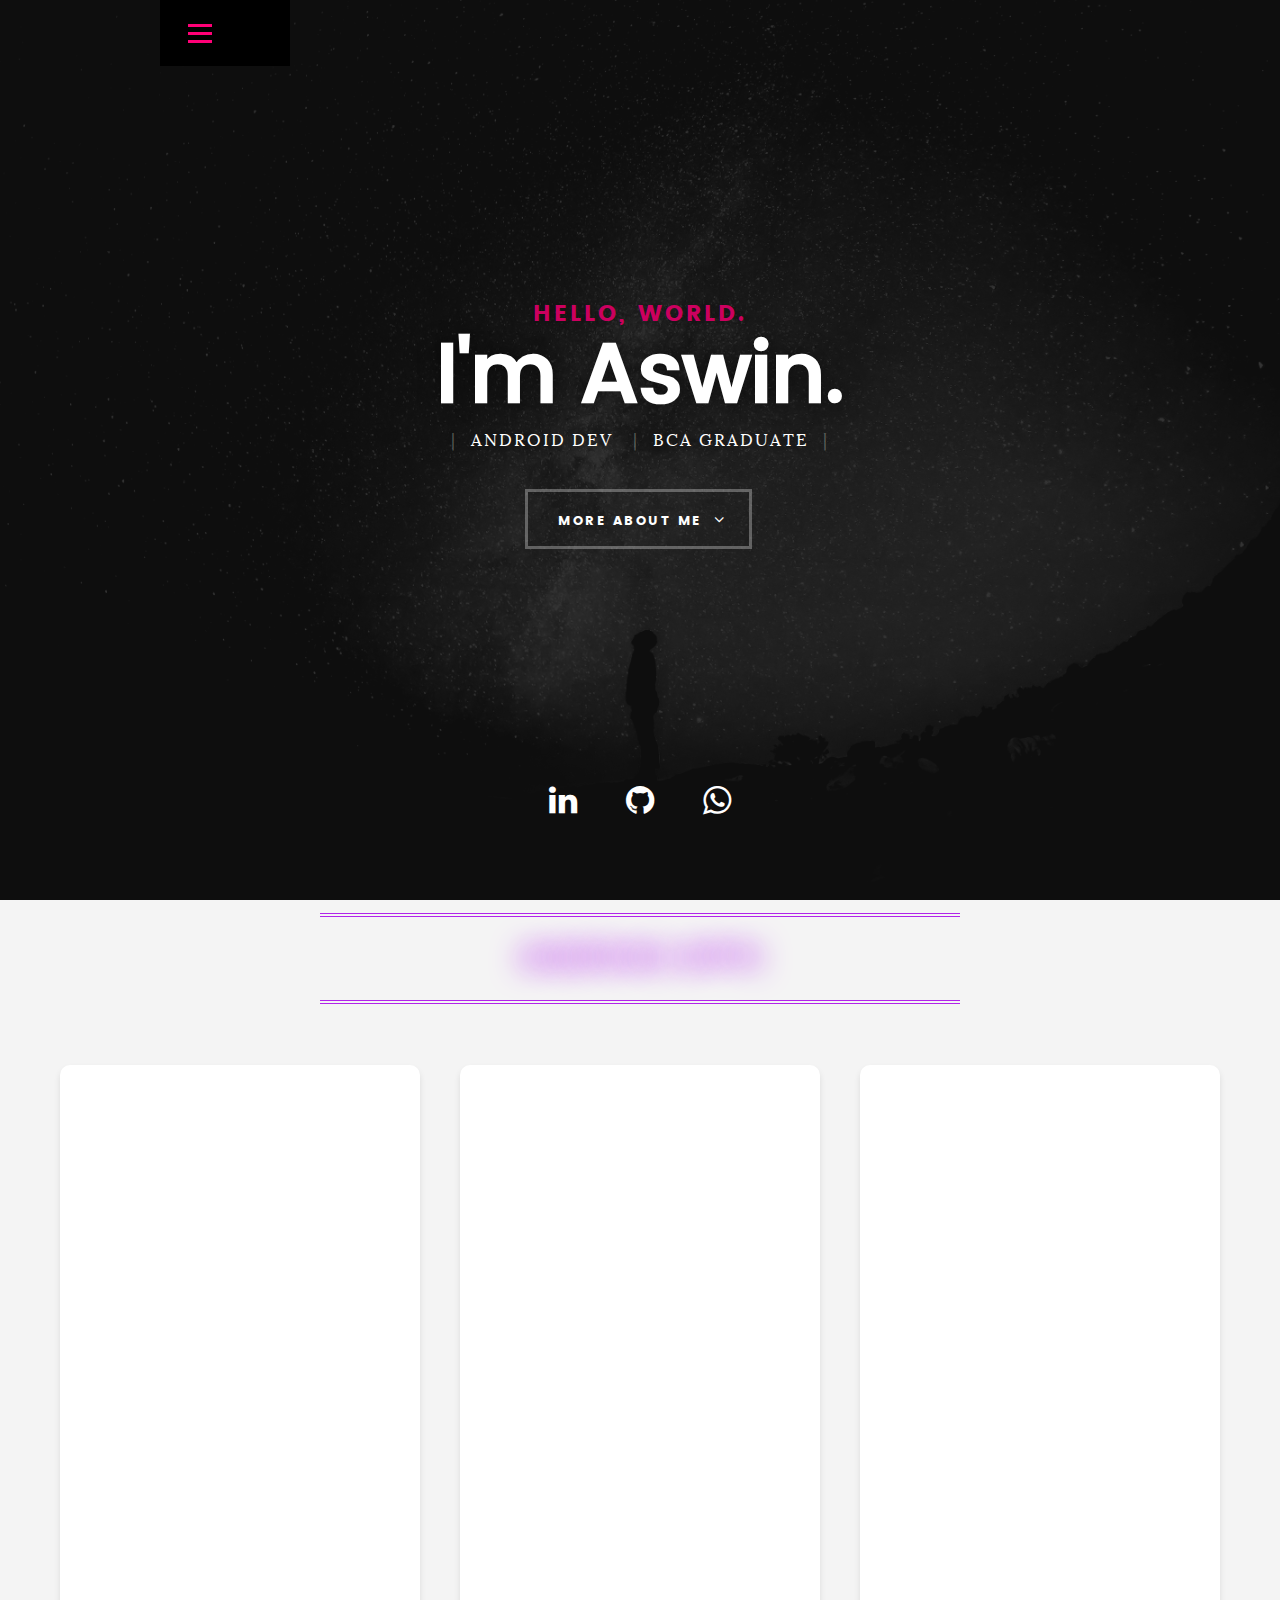
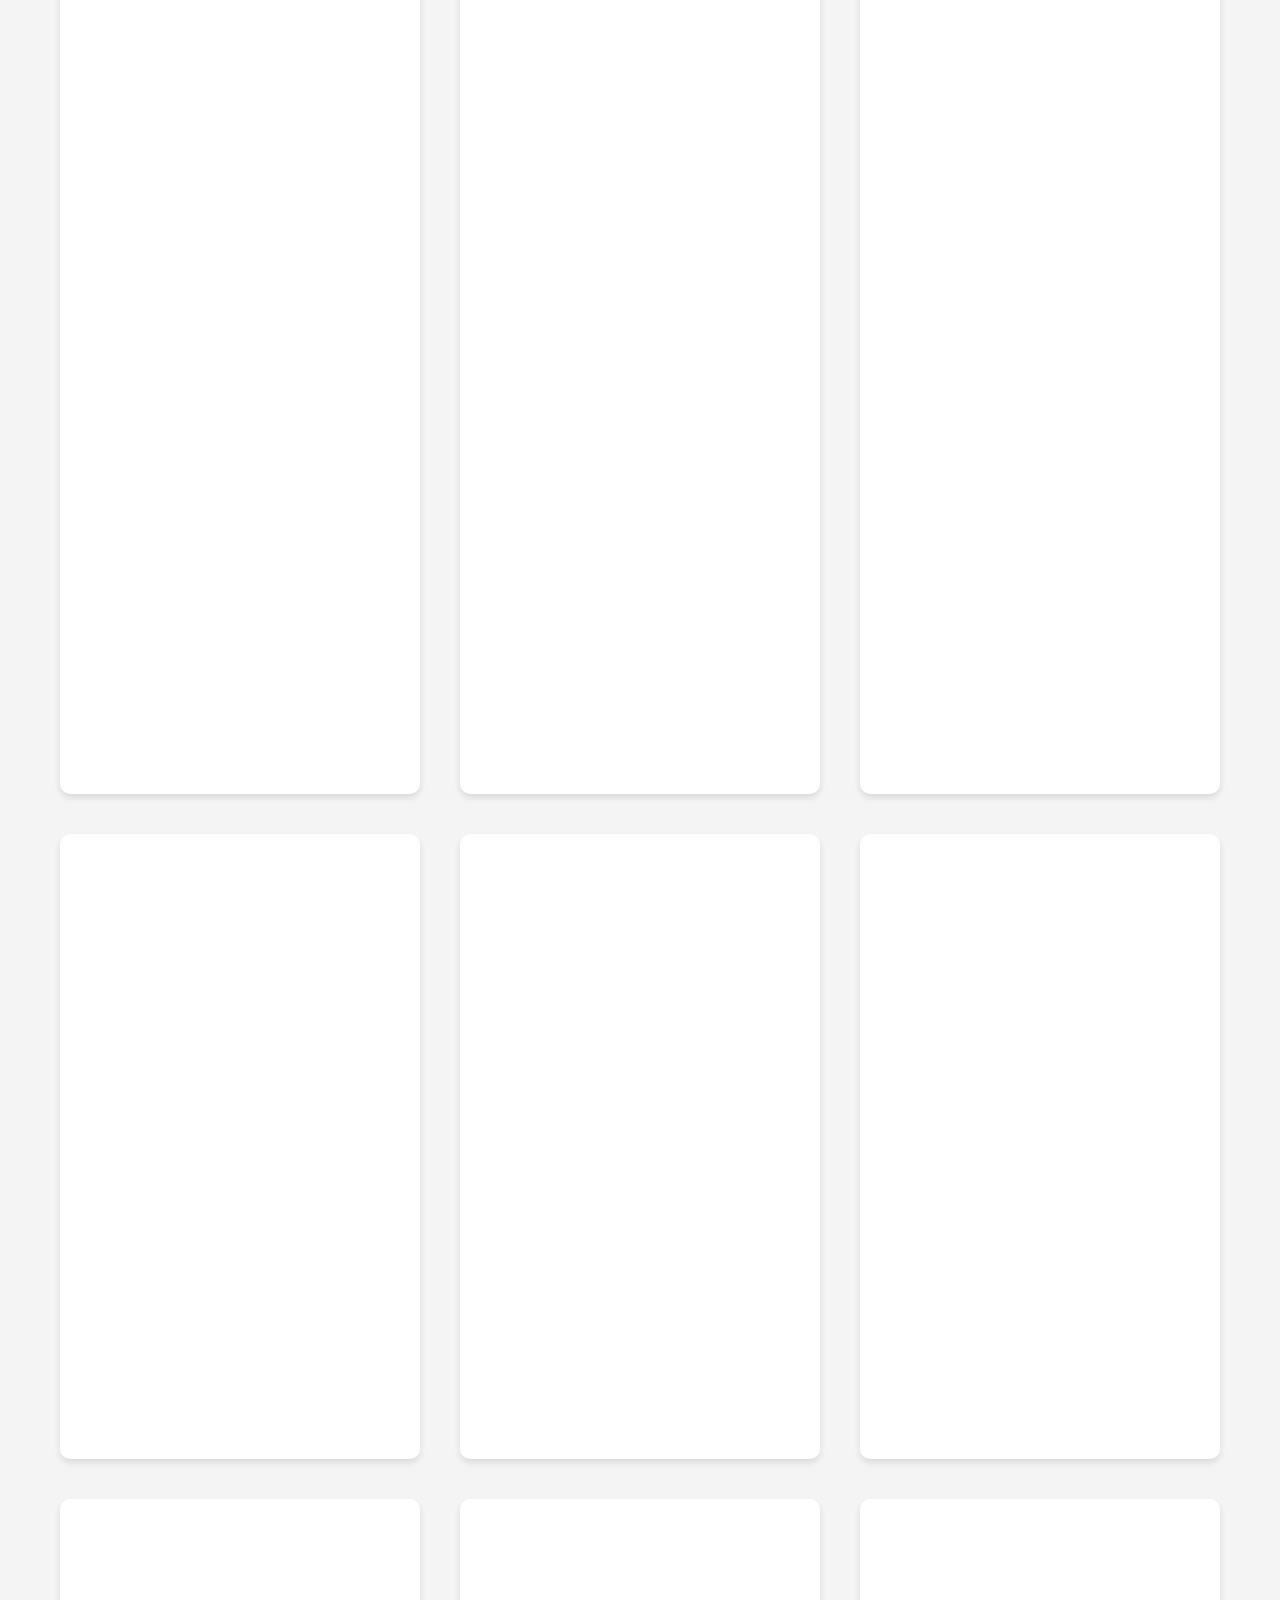
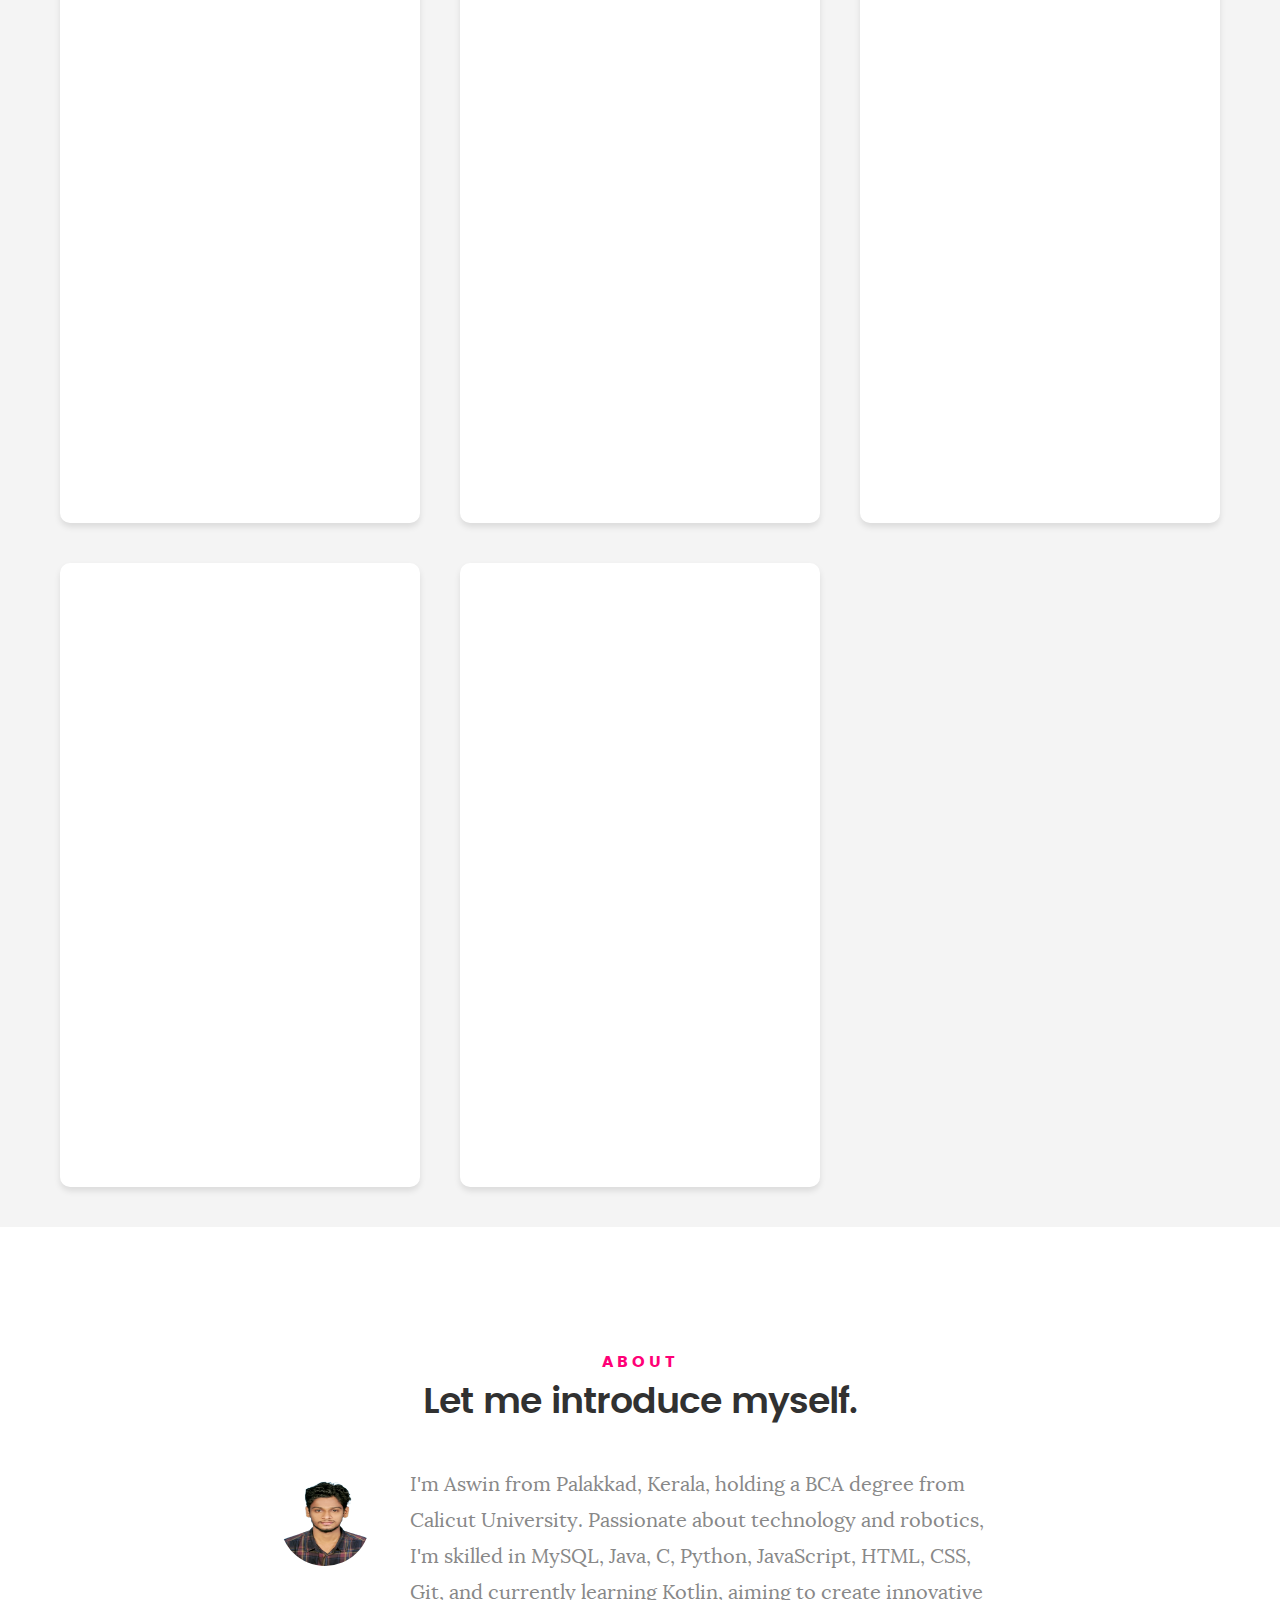
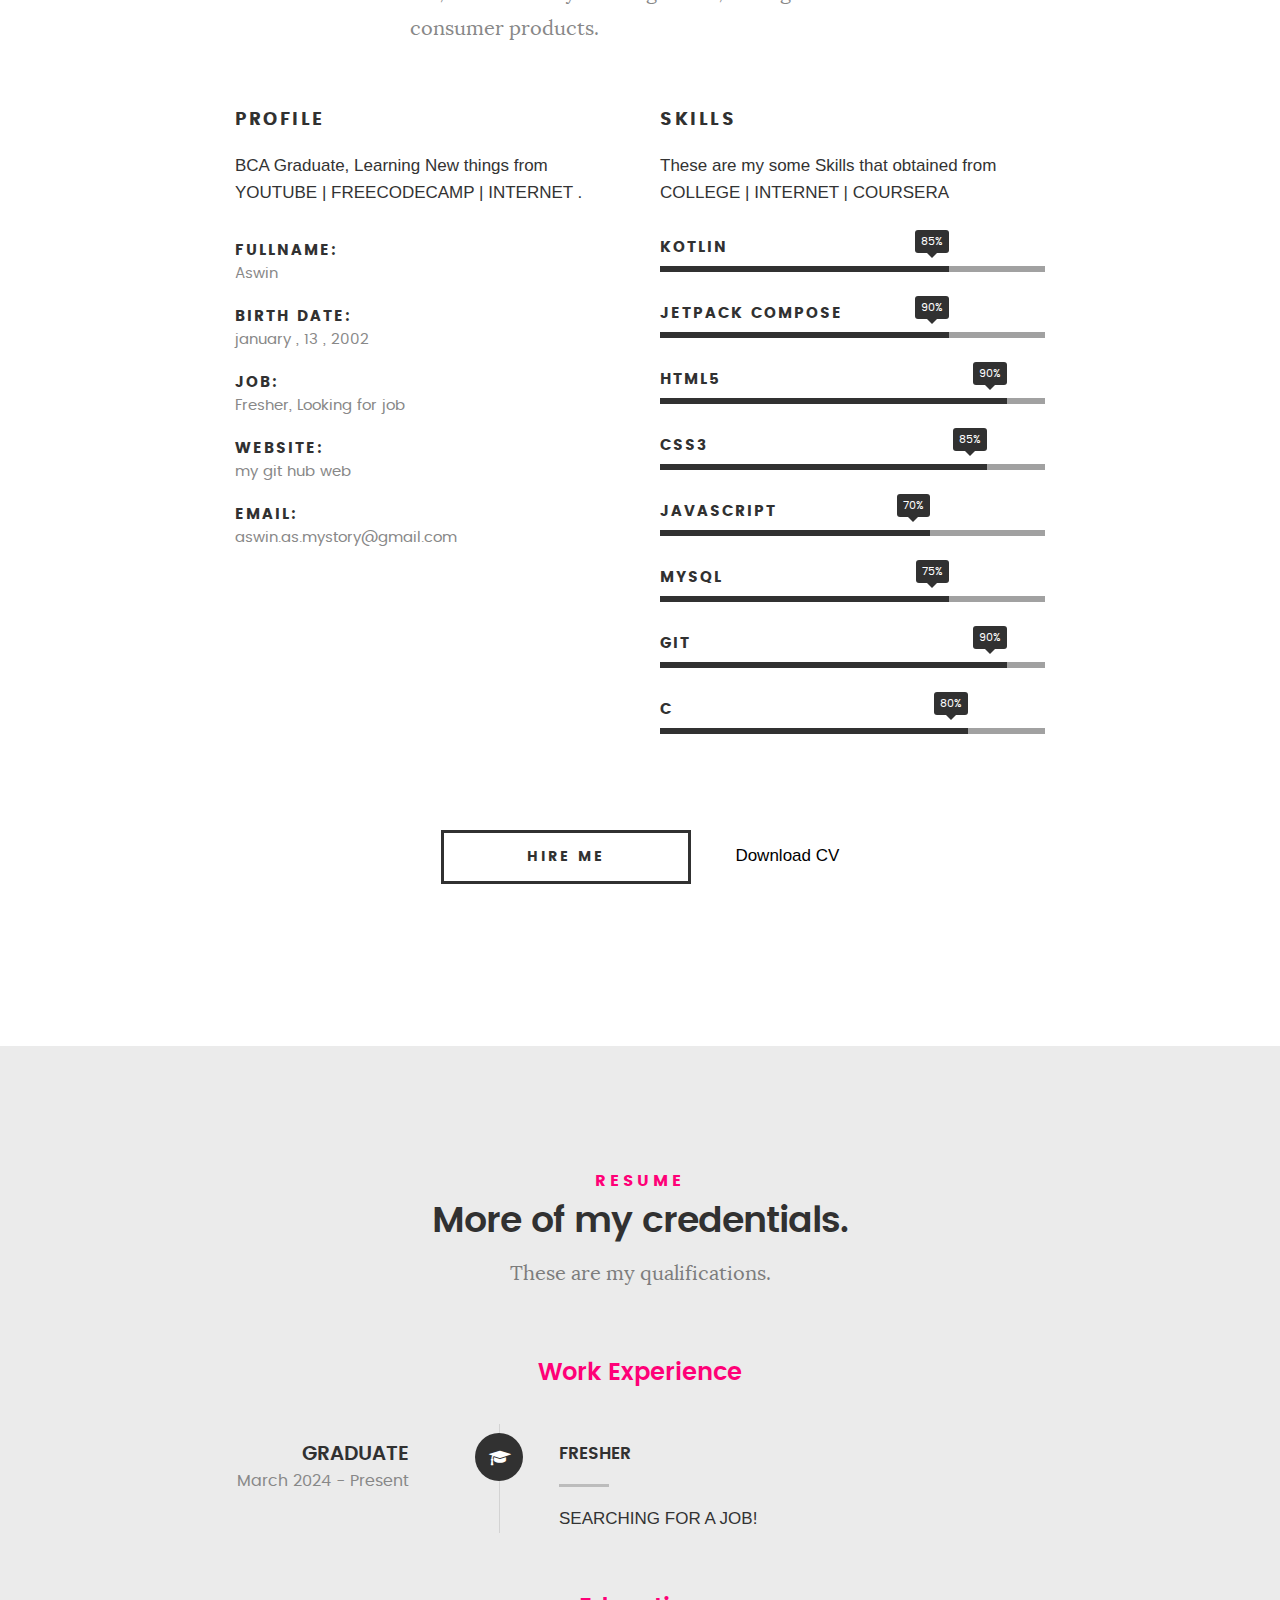
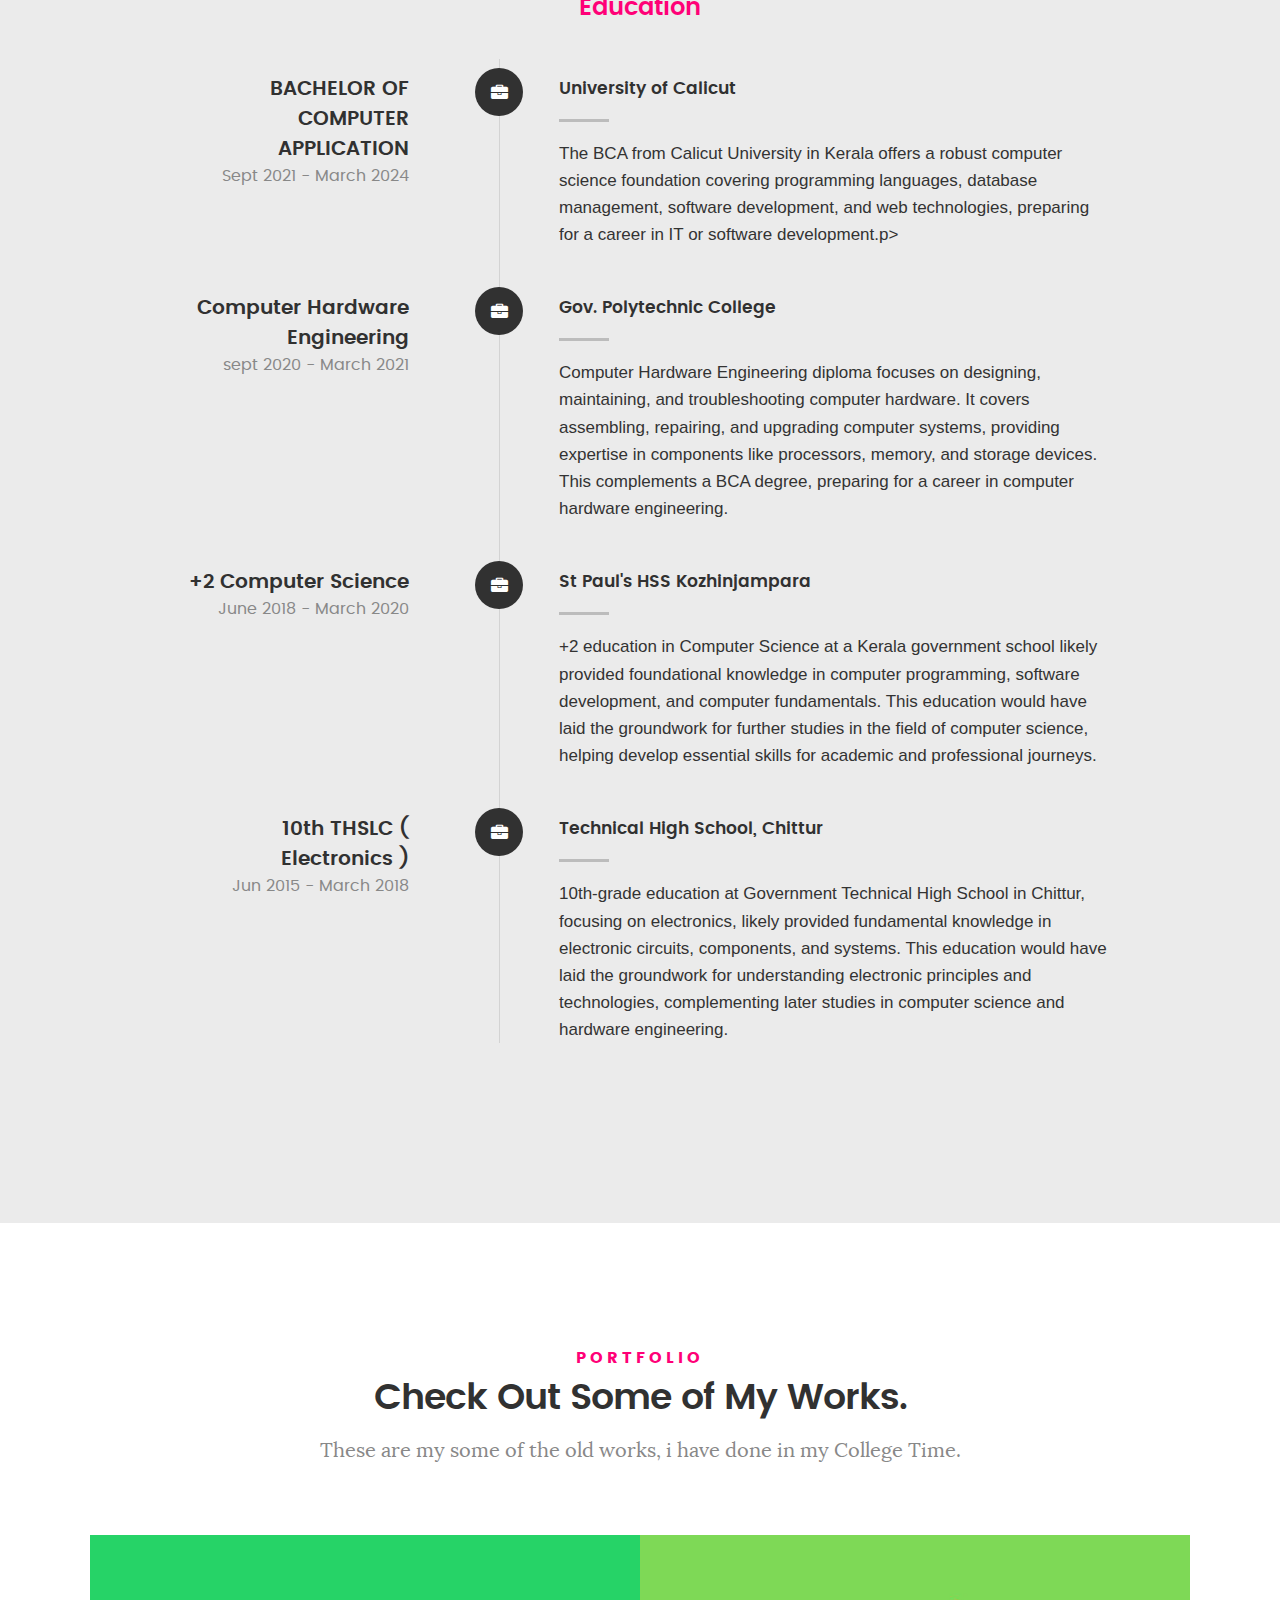
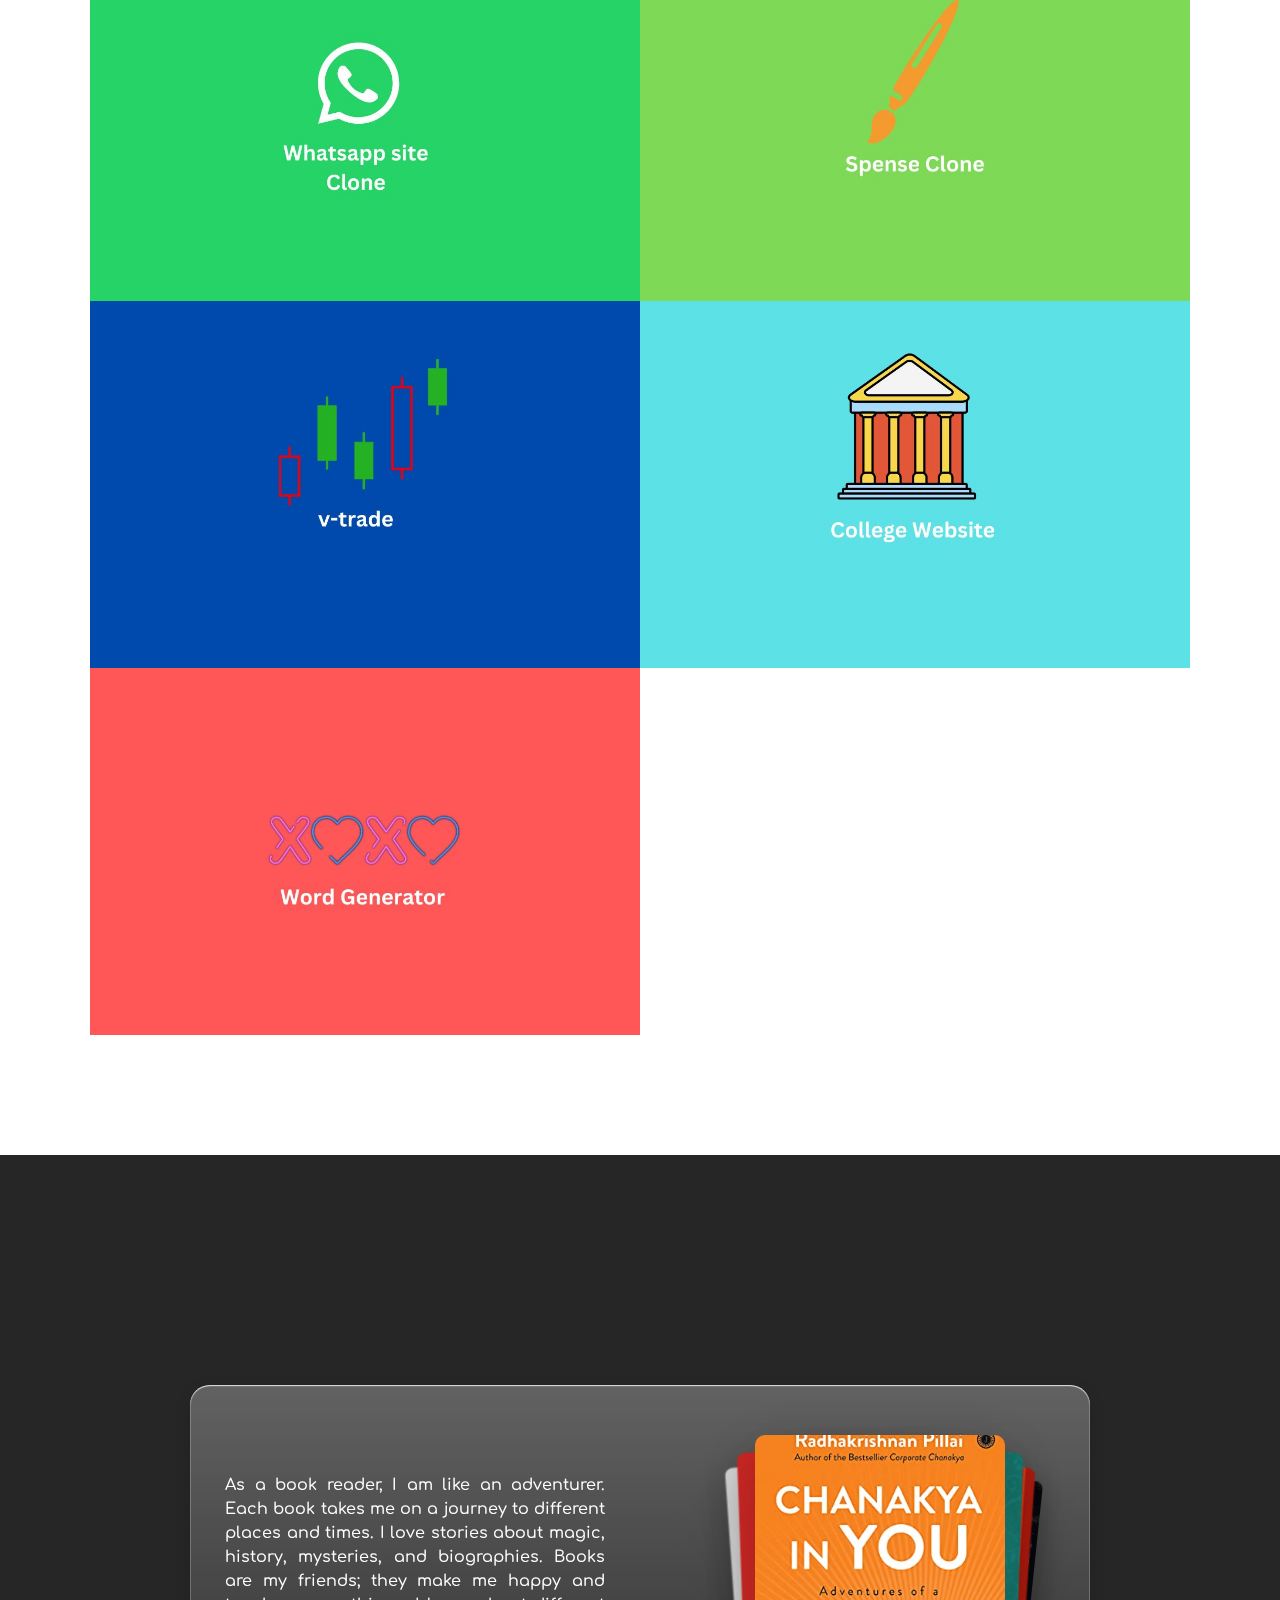
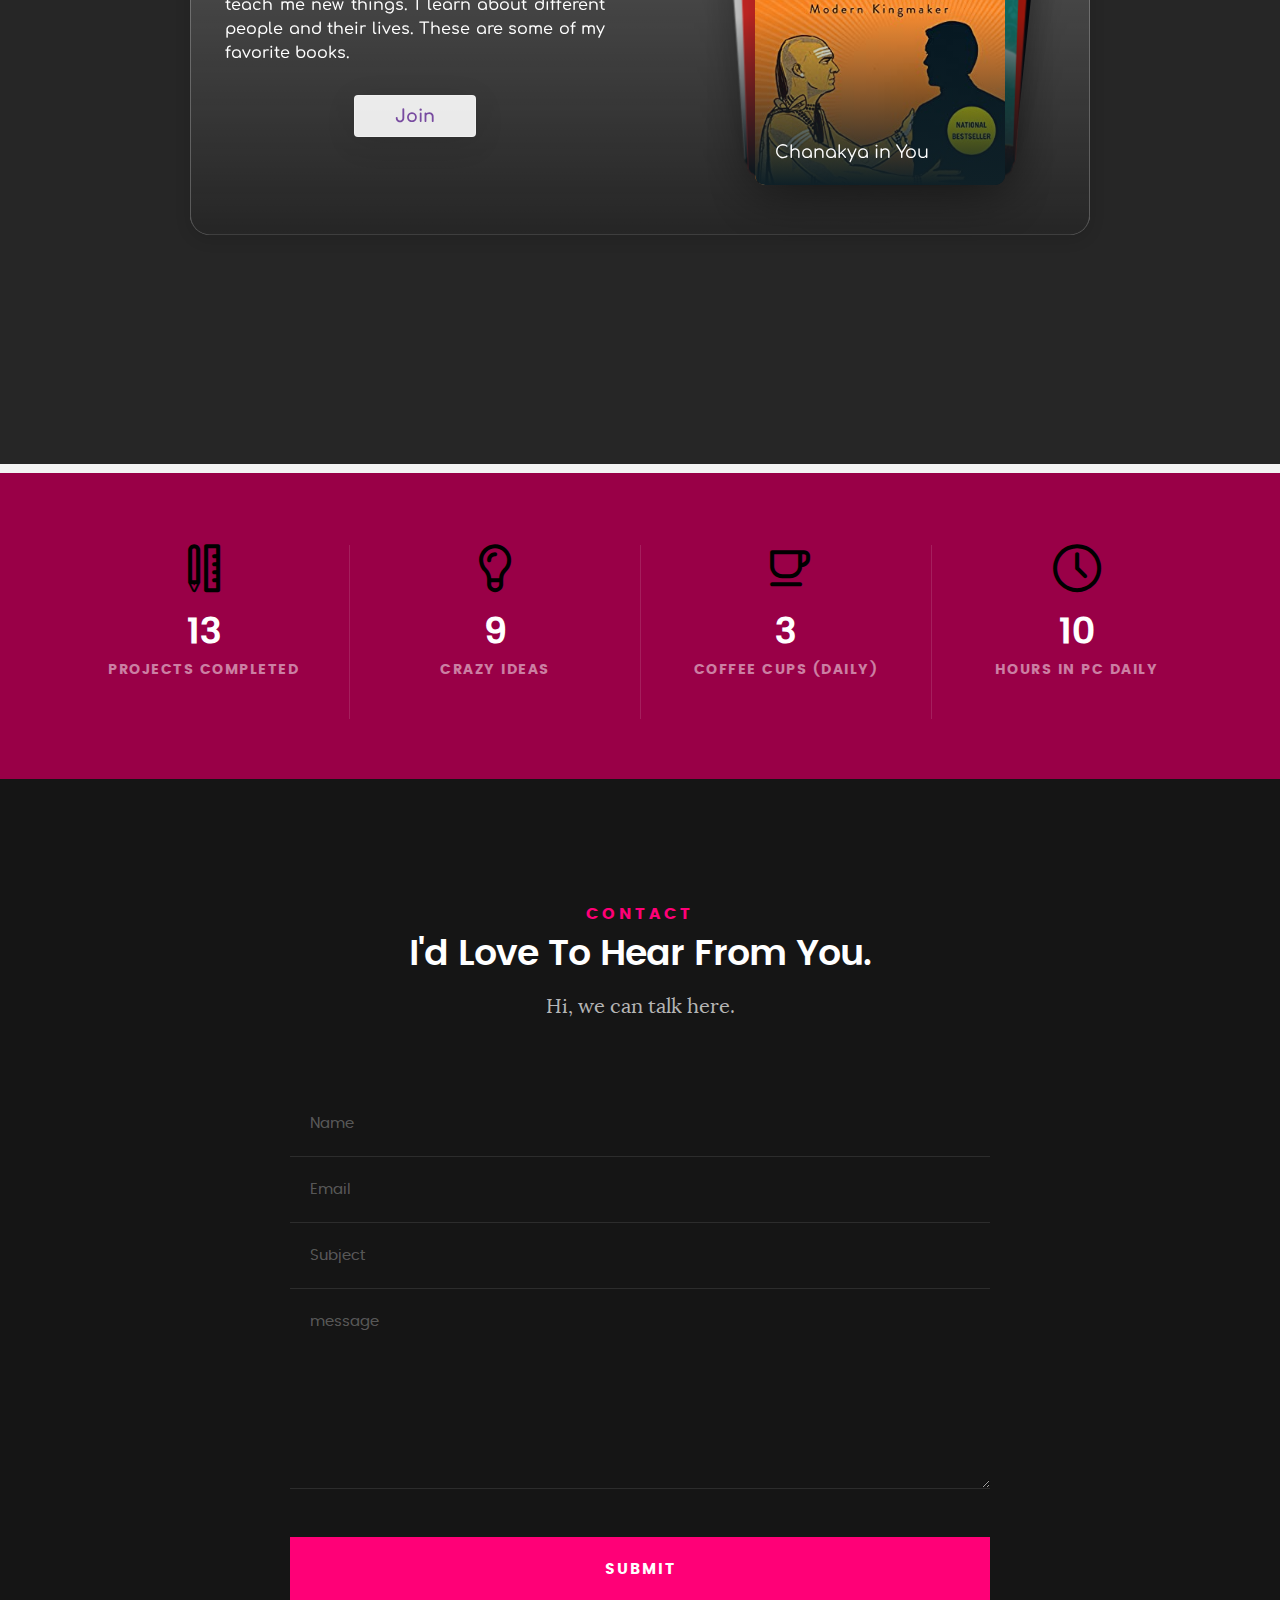
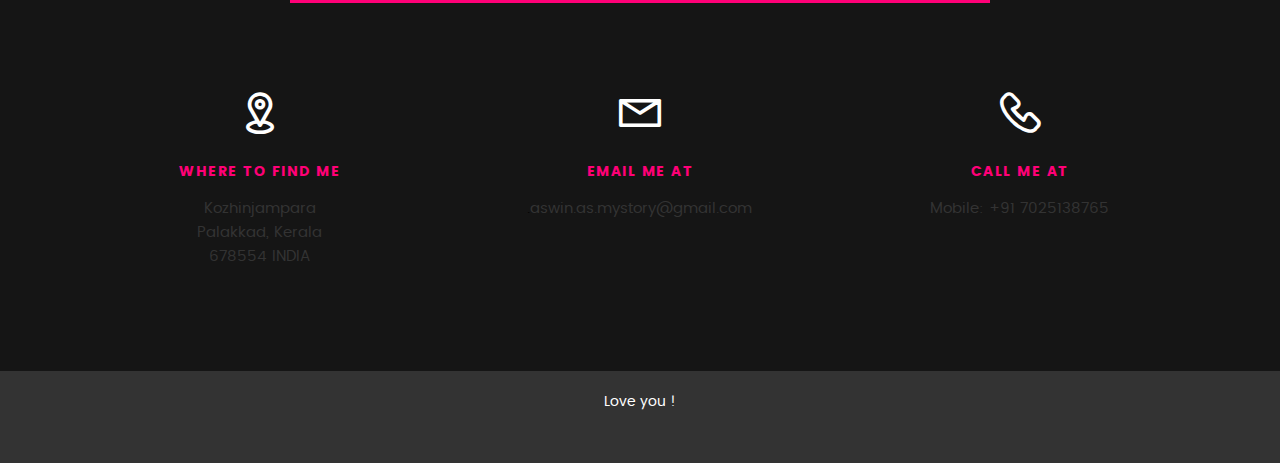
<file: index.html>
<!DOCTYPE html>
<html class="no-js" lang="en"> 
<head>

   <!--- basic page needs
   ================================================== -->
   <meta charset="utf-8">
	<title>It's Me Aswin</title>
	<style>
		iframe{
			border: 0;
		}
	</style>
	<meta name="description" content="">  
	<meta name="author" content="">

   <!-- mobile specific metas
   ================================================== -->
	<meta name="viewport" content="width=device-width, initial-scale=1, maximum-scale=1">

 	<!-- CSS
   ================================================== -->
   <link rel="stylesheet" href="css/base.css">  
   <link rel="stylesheet" href="css/main.css">
   <link rel="stylesheet" href="css/vendor.css">     
   <!-- <link rel="stylesheet" href="https://cdnjs.cloudflare.com/ajax/libs/font-awesome/5.15.4/css/all.min.css"> -->


   <!-- script
   ================================================== -->   
	<script src="js/modernizr.js"></script>
	<script src="js/pace.min.js"></script>

   <!-- favicons
	================================================== -->
	<!-- <link rel="icon" type="image/png" href="favicon.png"> -->


	<link rel="stylesheet" href="https://cdnjs.cloudflare.com/ajax/libs/font-awesome/4.7.0/css/font-awesome.min.css">
	<link rel="icon" type="image/png" href="images/app-design.png">
	<!-- app css -->
	<style>
        /* Reset some default browser styles */
        * {
            margin: 0;
            padding: 0;
            box-sizing: border-box;
        }

        /* Set a comfortable font */
        body {
            font-family: 'Roboto', sans-serif;
            background-color: #f4f4f4;
            color: #333;
            line-height: 1.6;
        }

        /* Header Styling */
        .app_header {
            background-color: #6200ea;
            color: #fff;
            padding: 60px 20px;
            text-align: center;
        }

        .app_header h1 {
            font-size: 3em;
            margin-bottom: 10px;
        }

        .app_header p {
            font-size: 1.2em;
            max-width: 600px;
            margin: 0 auto;
        }

        /* Projects Section */
        .app_projects {
            display: grid;
            grid-template-columns: repeat(auto-fit, minmax(300px, 1fr));
            gap: 40px;
            padding: 40px 20px;
            max-width: 1200px;
            margin: 0 auto;
        }

        /* Project Card */
        .app_project-card {
            padding: 8px;
            background-color: #fff;
            border-radius: 10px;
            overflow: hidden;
            box-shadow: 0 4px 6px rgba(0, 0, 0, 0.1);
            transition: transform 0.3s, box-shadow 0.3s;
        }

        .app_project-card:hover {
            transform: translateY(-10px);
            box-shadow: 0 12px 20px rgba(0, 0, 0, 0.2);
        }

        .app_project-image {
            width: 100%;
            height: auto;
            display: block;
            transition: transform 0.3s;
        }

        .app_project-card:hover .app_project-image {
            transform: scale(1.05);
        }

        .app_project-info {
            padding: 20px;
        }

        .app_project-info h2 {
            margin-bottom: 10px;
            color: #6200ea;
        }

        .app_project-info p {
            margin-bottom: 20px;
            font-size: 0.95em;
        }

        /* Links Styling */
        .app_project-links a {
            display: inline-block;
            margin-right: 10px;
            margin-bottom: 10px;
            padding: 10px 15px;
            background-color: #6200ea;
            color: #fff;
            border-radius: 5px;
            text-decoration: none;
            transition: background-color 0.3s;
        }

        .app_project-links a:hover {
            background-color: #3700b3;
        }

        /* Footer Styling */
        footer {
            background-color: #333;
            color: #fff;
            text-align: center;
            padding: 20px;
        }

        /* Responsive Adjustments */
        @media (max-width: 768px) {
            .app_header h1 {
                font-size: 2.5em;
            }

            .app_header p {
                font-size: 1em;
            }
        }

        @media (max-width: 480px) {
            .app_project-links a {
                display: block;
                margin-right: 0;
            }
        }
    </style>

	<!-- app css finished -->

</head>

<body id="top">

	<!-- header 
   ================================================== -->
   <header id="topbar">   	
   	<div class="row">

   		<div class="top-bar">
   			<a class="menu-toggle" href="#"><span>Menu</span></a>

	   			<div class="logo">
		         <!-- <a href="index.html">KARDS</a> -->
		      </div>		      

		   	<nav id="main-nav-wrap">
					<ul class="main-navigation">
						<li class="current"><a class="smoothscroll"  href="#intro" title="">Home</a></li>
						<li><a class="smoothscroll"  href="#about" title="">About</a></li>
						<li><a class="smoothscroll"  href="#resume" title="">Resume</a></li>
						<li><a class="smoothscroll"  href="#portfolio" title="">Portfolio</a></li>
											
						<li><a class="smoothscroll"  href="#contact" title="">Contact</a></li>	
										
					</ul>
				</nav>    		
   		</div> <!-- /top-bar --> 
   		
   	</div> <!-- /row --> 		
   </header> <!-- /header -->




	<!-- intro section
   ================================================== -->
   <section id="intro">   

   	<div class="intro-overlay"></div>	

   	<div class="intro-content">
   		<div class="row">

   			<div class="col-twelve">

	   			<h5>Hello, World.</h5>
	   			<h1>I'm Aswin.</h1>

	   			<p class="intro-position">
					<span>Android Dev </span> 
	   				<span>BCA GRADUATE</span>
	   				
	   			</p>

	   			<a class="button stroke smoothscroll" href="#about" title="">More About Me</a>

	   		</div>  
   			
   		</div>   		 		
   	</div> <!-- /intro-content --> 

   	<ul class="intro-social">        
         <li><a href="www.linkedin.com/in/aswinandroiddeveloper" target="_blank"><i class="fa fa-linkedin"></i></a></li>
         <!-- <li><a href="#"><i class="fa fa-behance"></i></a></li> -->
         <li><a href="https://github.com/aswin-as" target="_blank"><i class="fa fa-github" target="_blank"></i></a></li>
         <!-- <li><a href="#"><i class="fa fa-dribbble"></i></a></li> -->
		 <li><a href="https://wa.me/7025138765" target="_blank"><i class="fa fa-whatsapp"></i></a></li>
		</ul> <!-- /intro-social -->      	

   </section> <!-- /intro -->
   <iframe src="kotlin.html" scrolling="no" width="100%" height="13%" border="0"></iframe>

   <!-- kotlin projects -->
   <!-- <header class="app_header">
	<h1>My Android App Projects</h1>
	<p>Explore the collection of my Android applications developed using Kotlin and Jetpack Compose.</p>
</header> -->

<main>
	<section class="app_projects">

		<!-- Project 9 -->
<div class="app_project-card">
    <!-- <h2>Another New Project Title</h2> -->
    <!-- <p>Description of your new project.</p> -->
    <iframe src="https://www.linkedin.com/embed/feed/update/urn:li:share:7252586722968907777" 
            height="593" 
            width="100%" 
            frameborder="0" 
            allowfullscreen 
            title="Embedded LinkedIn Post">
    </iframe>
</div>


		<!-- Project 8 -->
<div class="app_project-card">
    <!-- <h2>New Project Title</h2> -->
    <!-- <p>Description of your new project.</p> -->
    <iframe src="https://www.linkedin.com/embed/feed/update/urn:li:ugcPost:7252248868791164928" 
            height="1305" 
            width="100%" 
            frameborder="0" 
            allowfullscreen 
            title="Embedded LinkedIn Post">
    </iframe>
</div>


		<div class="app_project-card">
			<!-- <h2>Kotlin and Jetpack Compose Project</h2> -->
			<!-- <p>This project showcases Kotlin and Jetpack Compose in action. Check out the embedded post below for more details:</p> -->
			<iframe src="https://www.linkedin.com/embed/feed/update/urn:li:activity:7244548845844496384" 
					height="600" 
					width="100%" 
					frameborder="0" 
					allowfullscreen 
					title="Embedded LinkedIn Post">
			</iframe>
		</div>

		<!-- Project 1.1 -->
		<div class="app_project-card">
			<!-- <h2>Kotlin & Jetpack Compose App Development</h2> -->
			<!-- <p>Shared my experience in developing a Kotlin & Jetpack Compose app.</p> -->
			<iframe src="https://www.linkedin.com/embed/feed/update/urn:li:activity:7242797440288878593" 
					height="600" 
					width="100%" 
					frameborder="0" 
					allowfullscreen 
					title="Embedded LinkedIn Post">
			</iframe>
		</div>

		<!-- Project 1 -->
		<div class="app_project-card">
			<!-- <h2>Kotlin & Jetpack Compose App Development</h2> -->
			<!-- <p>Shared my experience in developing a Kotlin & Jetpack Compose app.</p> -->
			<iframe src="https://www.linkedin.com/embed/feed/update/urn:li:activity:7242088084526227457" 
					height="600" 
					width="100%" 
					frameborder="0" 
					allowfullscreen 
					title="Embedded LinkedIn Post">
			</iframe>
		</div>

		<!-- Project 2 -->
		<div class="app_project-card">
			<!-- <h2>Jetpack Compose with Kotlin</h2> -->
			<!-- <p>Explored the use of Jetpack Compose in my latest Android app.</p> -->
			<iframe src="https://www.linkedin.com/embed/feed/update/urn:li:activity:7240000304002330627" 
					height="600" 
					width="100%" 
					frameborder="0" 
					allowfullscreen 
					title="Embedded LinkedIn Post">
			</iframe>
		</div>

		<!-- Project 3 -->
		<div class="app_project-card">
			<!-- <h2>Build an App UI</h2> -->
			<!-- <p>Created a user interface with a TextField and a Button using Jetpack Compose.</p> -->
			<iframe src="https://www.linkedin.com/embed/feed/update/urn:li:activity:7236555657838010368" 
					height="600" 
					width="100%" 
					frameborder="0" 
					allowfullscreen 
					title="Embedded LinkedIn Post">
			</iframe>
		</div>

		<!-- Project 4 -->
		<div class="app_project-card">
			<!-- <h2>Android Basics with Kotlin</h2> -->
			<!-- <p>Learned the fundamentals of Android development using Kotlin.</p> -->
			<iframe src="https://www.linkedin.com/embed/feed/update/urn:li:activity:7230500602110259200" 
					height="600" 
					width="100%" 
					frameborder="0" 
					allowfullscreen 
					title="Embedded LinkedIn Post">
			</iframe>
		</div>

		<!-- Project 5 -->
		<div class="app_project-card">
			<!-- <h2>Android Basics with Jetpack Compose</h2> -->
			<!-- <p>Continued exploring Android basics, focusing on Jetpack Compose.</p> -->
			<iframe src="https://www.linkedin.com/embed/feed/update/urn:li:activity:7227942961609646080" 
					height="600" 
					width="100%" 
					frameborder="0" 
					allowfullscreen 
					title="Embedded LinkedIn Post">
			</iframe>
		</div>

		<!-- Project 6 -->
		<div class="app_project-card">
			<!-- <h2>Kotlin & Jetpack Compose Android App</h2> -->
			<!-- <p>Developed an Android app using Kotlin and Jetpack Compose.</p> -->
			<iframe src="https://www.linkedin.com/embed/feed/update/urn:li:activity:7222497899174146049" 
					height="600" 
					width="100%" 
					frameborder="0" 
					allowfullscreen 
					title="Embedded LinkedIn Post">
			</iframe>
		</div>

		<!-- Project 7 -->
		<div class="app_project-card">
			<!-- <h2>Android Development with Kotlin</h2> -->
			<!-- <p>Shared insights on Android development with Kotlin and Jetpack Compose.</p> -->
			<iframe src="https://www.linkedin.com/embed/feed/update/urn:li:activity:7221812336892813312" 
					height="600" 
					width="100%" 
					frameborder="0" 
					allowfullscreen 
					title="Embedded LinkedIn Post">
			</iframe>
		</div>
	</section>
</main>
   <!-- kotlin projects finised -->

   <!-- about section
   ================================================== -->
   <section id="about">  

   	<div class="row section-intro">
   		<div class="col-twelve">

   			<h5>About</h5>
   			<h1>Let me introduce myself.</h1>

   			<div class="intro-info">

   				<img src="images/profile-pic.png" alt="Profile Picture">

   				<p class="lead">I'm Aswin from Palakkad, Kerala, holding a BCA degree from Calicut University. Passionate about technology and robotics, I'm skilled in MySQL, Java, C, Python, JavaScript, HTML, CSS, Git, and currently learning Kotlin, aiming to create innovative consumer products.</p>
   			</div>   			

   		</div>   		
   	</div> <!-- /section-intro -->

   	<div class="row about-content">

   		<div class="col-six tab-full">

   			<h3>Profile</h3>
   			<p>BCA Graduate, Learning New things from YOUTUBE | FREECODECAMP | INTERNET .</p>

   			<ul class="info-list">
   				<li>
   					<strong>Fullname:</strong>
   					<span>Aswin</span>
   				</li>
   				<li>
   					<strong>Birth Date:</strong>
   					<span>january , 13 , 2002</span>
   				</li>
   				<li>
   					<strong>Job:</strong>
   					<span>Fresher, Looking for job</span>
   				</li>
   				<li>
   					<strong>Website:</strong>
   					<span>my git hub web</span>
   				</li>
   				<li>
   					<strong>Email:</strong>
   					<span>aswin.as.mystory@gmail.com</span>
   				</li>

   			</ul> <!-- /info-list -->

   		</div>

   		<div class="col-six tab-full">

   			<h3>Skills</h3>
   			<p>These are my some Skills that obtained from COLLEGE | INTERNET | COURSERA</p>

				<ul class="skill-bars">
					<li>
						<div class="progress percent75"><span>85%</span></div>
						<strong>Kotlin</strong>
					</li>
					<li>
						<div class="progress percent75"><span>90%</span></div>
						<strong>JetPack Compose</strong>
					</li>
				   <li>
				   	<div class="progress percent90"><span>90%</span></div>
				   	<strong>HTML5</strong>
				   </li>
				   <li>
				   	<div class="progress percent85"><span>85%</span></div>
				   	<strong>CSS3</strong>
				   </li>
				   <li>
				   	<div class="progress percent70"><span>70%</span></div>
				   	<strong>JavaScript</strong>
				   </li>
				   
				   <li>

				   	<div class="progress percent75"><span>75%</span></div>
				   	<strong>MySQL</strong>
				   </li>

				   <li>
					<div class="progress percent90"><span>90%</span></div>
					<strong>git</strong>
				</li>
      
				<li>
					<div class="progress percent80"><span>80%</span></div>
					<strong>C</strong>
				</li>
				</ul> <!-- /skill-bars -->		

   		</div>

   	</div>

   	<div class="row button-section">
   		<div class="col-twelve">
   			<a href="#contact" title="Hire Me" class="button stroke smoothscroll">Hire Me</a>
   			<a href="https://drive.google.com/uc?export=download&id=1syr6NsIjQT_CBJ1W4r3O-wFfvT0sbQ7T" download>Download CV</a>
   		</div>   		
   	</div>

   </section> <!-- /process-->    


   <!-- resume Section
   ================================================== -->
	<section id="resume" class="grey-section">

		<div class="row section-intro">
   		<div class="col-twelve">

   			<h5>Resume</h5>
   			<h1>More of my credentials.</h1>

   			<p class="lead">These are my qualifications.</p>

   		</div>   		
   	</div> <!-- /section-intro--> 

   	<div class="row resume-timeline">

   		<div class="col-twelve resume-header">

   			<h2>Work Experience</h2>

   		</div> <!-- /resume-header -->

   		<div class="col-twelve">

   			<div class="timeline-wrap">

   				<div class="timeline-block">

	   				<div class="timeline-ico">
	   					<i class="fa fa-graduation-cap"></i>
	   				</div>

	   				<div class="timeline-header">
	   					<h3>GRADUATE</h3>
	   					<p>March 2024 - Present</p>
	   				</div>

	   				<div class="timeline-content">
	   					<h4>FRESHER</h4>
	   					<p>SEARCHING FOR A JOB!</p>
	   				</div>

	   			</div> <!-- /timeline-block -->

	   			

   			</div> <!-- /timeline-wrap -->   			

   		</div> <!-- /col-twelve -->
   		
   	</div> <!-- /resume-timeline -->
   	
   	<div class="row resume-timeline">

   		<div class="col-twelve resume-header">

   			<h2>Education</h2>

   		</div> <!-- /resume-header -->

   		<div class="col-twelve">

   			<div class="timeline-wrap">

   				

	   			<div class="timeline-block">

	   				<div class="timeline-ico">
	   					<i class="fa fa-briefcase"></i>
	   				</div>

	   				<div class="timeline-header">
	   					<h3>BACHELOR OF COMPUTER APPLICATION
						</h3>
	   					<p>Sept 2021 - March 2024</p>
	   				</div>

	   				<div class="timeline-content">
	   					<h4>University of Calicut</h4>
	   					<p>The BCA from Calicut University in Kerala offers a robust computer science foundation covering programming languages, database management, software development, and web technologies, preparing for a career in IT or software development.p>
	   				</div>

	   			</div> <!-- /timeline-block -->

	   			<div class="timeline-block">

	   				<div class="timeline-ico">
	   					<i class="fa fa-briefcase"></i>
	   				</div>

	   				<div class="timeline-header">
	   					<h3>Computer Hardware Engineering
						</h3>
	   					<p>sept 2020 - March 2021</p>
	   				</div>

	   				<div class="timeline-content">
	   					<h4>Gov. Polytechnic College</h4>
	   					<p>Computer Hardware Engineering diploma focuses on designing, maintaining, and troubleshooting computer hardware. It covers assembling, repairing, and upgrading computer systems, providing expertise in components like processors, memory, and storage devices. This complements a BCA degree, preparing for a career in computer hardware engineering.</p>
	   				</div>

	   			</div> <!-- /timeline-block -->

				   <div class="timeline-block">

					<div class="timeline-ico">
						<i class="fa fa-briefcase"></i>
					</div>

					<div class="timeline-header">
						<h3>+2 Computer Science
					 </h3>
						<p>June 2018 - March 2020</p>
					</div>

					<div class="timeline-content">
						<h4>St Paul's HSS Kozhinjampara</h4>
						<p>+2 education in Computer Science at a Kerala government school likely provided foundational knowledge in computer programming, software development, and computer fundamentals. This education would have laid the groundwork for further studies in the field of computer science, helping develop essential skills for academic and professional journeys.</p>
					</div>

				</div> <!-- /timeline-block -->

				<div class="timeline-block">

					<div class="timeline-ico">
						<i class="fa fa-briefcase"></i>
					</div>

					<div class="timeline-header">
						<h3>10th THSLC ( Electronics )

					 </h3>
						<p>Jun 2015 - March 2018</p>
					</div>

					<div class="timeline-content">
						<h4>Technical High School, Chittur
</h4>
						<p>10th-grade education at Government Technical High School in Chittur, focusing on electronics, likely provided fundamental knowledge in electronic circuits, components, and systems. This education would have laid the groundwork for understanding electronic principles and technologies, complementing later studies in computer science and hardware engineering.<p>
					</div>

				</div> <!-- /timeline-block -->

				

   			</div> <!-- /timeline-wrap -->   			

   		</div> <!-- /col-twelve -->
   		
   	</div> <!-- /resume-timeline -->
		
	</section> <!-- /features -->


	<!-- Portfolio Section
   ================================================== -->
	<section id="portfolio">

		<div class="row section-intro">
   		<div class="col-twelve">

   			<h5>Portfolio</h5>
   			<h1>Check Out Some of My Works.</h1>

   			<p class="lead">These are my some of the old works, i have done in my College Time.</p>

   		</div>   		
   	</div> <!-- /section-intro--> 

   	<div class="row portfolio-content">

   		<div class="col-twelve">

   			<!-- portfolio-wrapper -->
	         <div id="folio-wrapper" class="block-1-2 block-mob-full stack">

	         	<div class="bgrid folio-item">
	               <div class="item-wrap">
	               	<img src="images/portfolio/1.jpg" alt="Liberty">
	                  <a href="#modal-01" class="overlay">	                  	           
	                     <div class="folio-item-table">
	                     	<div class="folio-item-cell">
		     					       <h3 class="folio-title">Whatsapp</h3>	     					    
		     					    	 <span class="folio-types">
		     					       	  Website Clone
		     					       </span>
		     					   </div>	                      	
	                     </div>                    
	                  </a>
	               </div>	               
	        		</div> <!-- /folio-item -->
					<div class="bgrid folio-item">
						<div class="item-wrap">
							<img src="images/portfolio/2.jpg" alt="Liberty">
						   <a href="#modal-01" class="overlay">	                  	           
							  <div class="folio-item-table">
								  <div class="folio-item-cell">
											 <h3 class="folio-title">Spense</h3>	     					    
											   <span class="folio-types">
												   Website Clone
											 </span>
										 </div>	                      	
							  </div>                    
						   </a>
						</div>	               
					 </div> <!-- /folio-item -->

	        		
	        		<!-- </div> /folio-item -->

	            <div class="bgrid folio-item">
	               <div class="item-wrap">
	               	<img src="images/portfolio/3.jpg"alt="Clouds">
	                  <a href="#modal-03" class="overlay">             		                  
	                     <div class="folio-item-table">
	                     	<div class="folio-item-cell">
	                     		<h3 class="folio-title">V-Trade</h3>	     					    
		     					    	<span class="folio-types">
		     					       	  Final Year College Project
		     					      </span>		     		
		     					   </div> 	                      	
	                     </div>                    
	                  </a>
	               </div>
	        		</div> <!-- /folio-item -->

	            <div class="bgrid folio-item">
	               <div class="item-wrap">
	               	<img src="images/portfolio/4.jpg" alt="Beetle">
	                  <a href="#modal-04" class="overlay">                  	                 
	                     <div class="folio-item-table">
	                     	<div class="folio-item-cell">
	                     		<h3 class="folio-title">My College</h3>	     					    
		     					    	<span class="folio-types">
		     					       	  Website
		     					      </span>		     		
		     					   </div>  	                      	
	                     </div>                    
	                  </a>
	               </div>
	        		</div> <!-- /folio-item -->     

	        		<div class="bgrid folio-item">
	               <div class="item-wrap">
	               	<img src="images/portfolio/5.jpg" alt="Lighthouse">
	                  <a href="#modal-05" class="overlay">             		                  
	                     <div class="folio-item-table">
	                     	<div class="folio-item-cell">
	                     		<h3 class="folio-title">Word</h3>	     					    
		     					    	<span class="folio-types">
		     					       	  Generator
		     					      </span>		     		
		     					   </div> 	                      	
	                     </div>                    
	                  </a>
	               </div>
	        		</div> <!-- /folio-item -->

 

	            <!-- modal popups - begin
	            ============================================================= -->
	            <div id="modal-01" class="popup-modal slider mfp-hide">	

				     	<div class="media">
				     		<img src="images/portfolio/modals/a1.jpg" alt="" />
				     	</div>      	

					   <div class="description-box">
					      <h4>Whatsapp </h4>		      
					      <p>This is the clone website of whatsapp, i used to practice web development.</p>

					      <div class="categories">Web Development</div>			               
					   </div>

			         <div class="link-box">
			            <a href="https://aswin-as.github.io/whatsapp/">Details</a>
					      <a href="#" class="popup-modal-dismiss">Close</a>
			         </div>		      

				   </div> <!-- /modal-01 -->

				   <div id="modal-02" class="popup-modal slider mfp-hide">	

				     	<div class="media">
				     		<img src="images/portfolio/modals/a2.jpg" alt="" />
				     	</div>      	

					   <div class="description-box">
					      <h4>Spense</h4>		      
					      <p>This is a website called spense, i took the design of it and i made it myself.</p>

					      <div class="categories">Web Design</div>			               
					   </div>

			         <div class="link-box">
			            <a href="https://aswin-as.github.io/spense/">Details</a>
					      <a href="#" class="popup-modal-dismiss">Close</a>
			         </div>		      

				   </div> <!-- /modal-02 -->

				   <div id="modal-03" class="popup-modal slider mfp-hide">	

				     	<div class="media">
				     		<img src="images/portfolio/modals/a3.jpg" alt="" />
				     	</div>      	

					   <div class="description-box">
					      <h4>V-Trade</h4>		      
					      <p>This is my final year college project.</p>

					      <div class="categories">Web Design</div>			               
					   </div>

			         <div class="link-box">
			            <a href="https://aswin-as.github.io/vTrade/#">Details</a>
					      <a href="#" class="popup-modal-dismiss">Close</a>
			         </div>		      

				   </div> <!-- /modal-03 -->

				   <div id="modal-04" class="popup-modal slider mfp-hide">	

				     	<div class="media">
				     		<img src="images/portfolio/modals/a4.jpg" alt="" />
				     	</div>      	

					   <div class="description-box">
					      <h4>Colleg Website</h4>		      
					      <p>This is my first year college mini project, A Static website for my College.<p>

					      <div class="categories">Branding</div>			               
					   </div>

			         <div class="link-box">
			            <a href="https://aswin-as.github.io/bmc/">Details</a>
					      <a href="#" class="popup-modal-dismiss">Close</a>
			         </div>		      

				   </div> <!-- /modal-04 -->

				   <div id="modal-05" class="popup-modal slider mfp-hide">	

				     	<div class="media">
				     		<img src="images/portfolio/modals/a5.jpg" alt="" />
				     	</div>      	

					   <div class="description-box">
					      <h4>Word Generator</h4>		      
					      <p>It's a word generator build for lovers. Just check this.</p>

					      <div class="categories">Web Development</div>			               
					   </div>

			         <div class="link-box">
			            <a href="https://aswin-as.github.io/wordgenerator/">Details</a>
					      <a href="#" class="popup-modal-dismiss">Close</a>
			         </div>		      

				   </div> 


				   <!-- modal popups - end
	            ============================================================= -->

	         </div> <!-- /portfolio-wrapper --> 

   		</div>  <!-- /twelve -->   

   	</div> <!-- /portfolio-content --> 
		
	</section> <!-- /portfolio --> 


	<!-- CTA Section
   ================================================== -->
   <iframe src="books.html" scrolling="hidden" width="100%" height="101%"></iframe>


	
	<!-- services Section
   ================================================== -->



	<!-- stats Section
   ================================================== -->
	<section id="stats" class="count-up">

		<div class="row">
			<div class="col-twelve">

				<div class="block-1-4 block-s-1-3 block-tab-1-2 block-mob-full stats-list">



					<div class="bgrid stat">

						<div class="icon-part">
							<i class="icon-pencil-ruler"></i>
						</div>

						<h3 class="stat-count">
							13
						</h3>

						<h5 class="stat-title">
							Projects Completed
						</h5>

					</div> 

								

					<div class="bgrid stat">

						<div class="icon-part">
							<i class="icon-light-bulb"></i>
						</div>

						<h3 class="stat-count">
							9
						</h3>

						<h5 class="stat-title">
							Crazy Ideas
						</h5>

					</div> <!-- /stat -->

					<div class="bgrid stat">

						<div class="icon-part">
							<i class="icon-cup"></i>
						</div>

						<h3 class="stat-count">
							3
						</h3>

						<h5 class="stat-title">
							Coffee Cups (daily)
						</h5>

					</div> <!-- /stat -->

					<div class="bgrid stat">

						<div class="icon-part">
							<i class="icon-clock"></i>
						</div>

						<h3 class="stat-count">
							10
						</h3>

						<h5 class="stat-title">
							Hours in pc daily
						</h5>

					</div> <!-- /stat -->

				</div> <!-- /stats-list -->

			</div> <!-- /twelve -->
		</div> <!-- /row -->

	</section> <!-- /stats -->

	
   <!-- contact
   ================================================== -->
	<section id="contact">

		<div class="row section-intro">
   		<div class="col-twelve">

   			<h5>Contact</h5>
   			<h1>I'd Love To Hear From You.</h1>

   			<p class="lead">Hi, we can talk here.</p>

   		</div> 
   	</div> <!-- /section-intro -->

   	<div class="row contact-form">

   		<div class="col-twelve">

            <!-- form -->
            <form name="contactForm" id="contactForm" method="POST" action="https://formspree.io/f/xpzvnjjd">
      			<fieldset>

                  <div class="form-field">
 						   <input name="contactName" type="text" id="contactName" placeholder="Name" value="" minlength="2" required="">
                  </div>
                  <div class="form-field">
	      			   <input name="contactEmail" type="email" id="contactEmail" placeholder="Email" value="" required="">
	               </div>
                  <div class="form-field">
	     				   <input name="contactSubject" type="text" id="contactSubject" placeholder="Subject" value="">
	               </div>                       
                  <div class="form-field">
	                 	<textarea name="contactMessage" id="contactMessage" placeholder="message" rows="10" cols="50" required=""></textarea>
	               </div>                      
                 <div class="form-field">
                     <button class="submitform">Submit</button>
                     <div id="submit-loader">
                        <div class="text-loader">Sending...</div>                             
       				      <div class="s-loader">
								  	<div class="bounce1"></div>
								  	<div class="bounce2"></div>
								  	<div class="bounce3"></div>
								</div>
							</div>
                  </div>

      			</fieldset>
				  <p id="my-form-status"></p>

      		</form> <!-- Form End -->

            <!-- contact-warning -->
            <div id="message-warning">            	
            </div>            
            <!-- contact-success -->
      		<div id="message-success">
               <i class="fa fa-check"></i>Your message was sent, thank you!<br>
      		</div>

         </div> <!-- /col-twelve -->
   		
   	</div> <!-- /contact-form -->

   	<div class="row contact-info">

   		<div class="col-four tab-full">

   			<div class="icon">
   				<i class="icon-pin"></i>
   			</div>

   			<h5>Where to find me</h5>

   			<p>
            Kozhinjampara<br>
            Palakkad, Kerala<br>
            678554 INDIA
            </p>

   		</div>

   		<div class="col-four tab-full collapse">

   			<div class="icon">
   				<i class="icon-mail"></i>
   			</div>

   			<h5>Email Me At</h5>

   			<p><a href="mailto:aswin.as.mystory@gmail.com" >.</a>aswin.as.mystory@gmail.com<br>
			   				     
			   </p>

   		</div>

   		<div class="col-four tab-full">

   			<div class="icon">
   				<i class="icon-phone"></i>
   			</div>

   			<h5>Call Me At</h5>

   			<p>
			   	Mobile: +91 7025138765<br>
			     
			   </p>

   		</div>
   		
   	</div> <!-- /contact-info -->
		
	</section> <!-- /contact -->


   <!-- footer
   ================================================== -->

   <footer>

	<p>Love you ! </p>
     	<!-- <div class="row">

     		<div class="col-six tab-full pull-center social">

     			<ul class="footer-social">        
			      <!-- <li><a href="#"><i class="fa fa-facebook"></i></a></li> -->
			      <!-- <li><a href="#"><i class="fa fa-behance"></i></a></li> -->
			      <!-- <li><a href="https://wa.me/7025138765"><i class="fa fa-phone"></i></a></li>

			      <li><a href="https://github.com/aswin-as"><i class="fa fa-github"></i></a></li>
			      <li><a href="https://www.instagram.com/aswin___as/"><i class="fa fa-instagram"></i></a></li>
			   </ul> 
	      		
	      </div> -->



	      	<div id="go-top">
		         <a class="smoothscroll" title="Back to Top" href="#top"><i class="fa fa-long-arrow-up"></i></a>
		      </div>

      	</div> <!-- /row -->     	
   </footer>  

   <div id="preloader"> 
    	<div id="loader"></div>
   </div> 

   <!-- Java Script
   ================================================== --> 
   <script src="js/jquery-2.1.3.min.js"></script>
   <script src="js/plugins.js"></script>
   <script src="js/main.js"></script>



   <script>
	var form = document.getElementById("contactForm");
  
  async function handleSubmit(event) {
	event.preventDefault();
	var status = document.getElementById("my-form-status");
	var data = new FormData(event.target);
	fetch(event.target.action, {
	  method: form.method,
	  body: data,
	  headers: {
		  'Accept': 'application/json'
	  }
	}).then(response => {
	  status.innerHTML = "Thanks for your submission!";
	  form.reset()
	}).catch(error => {
	  status.innerHTML = "Oops! There was a problem submitting your form"
	});
  }
  form.addEventListener("submit", handleSubmit)
</script>

</body>

</html>
</file>
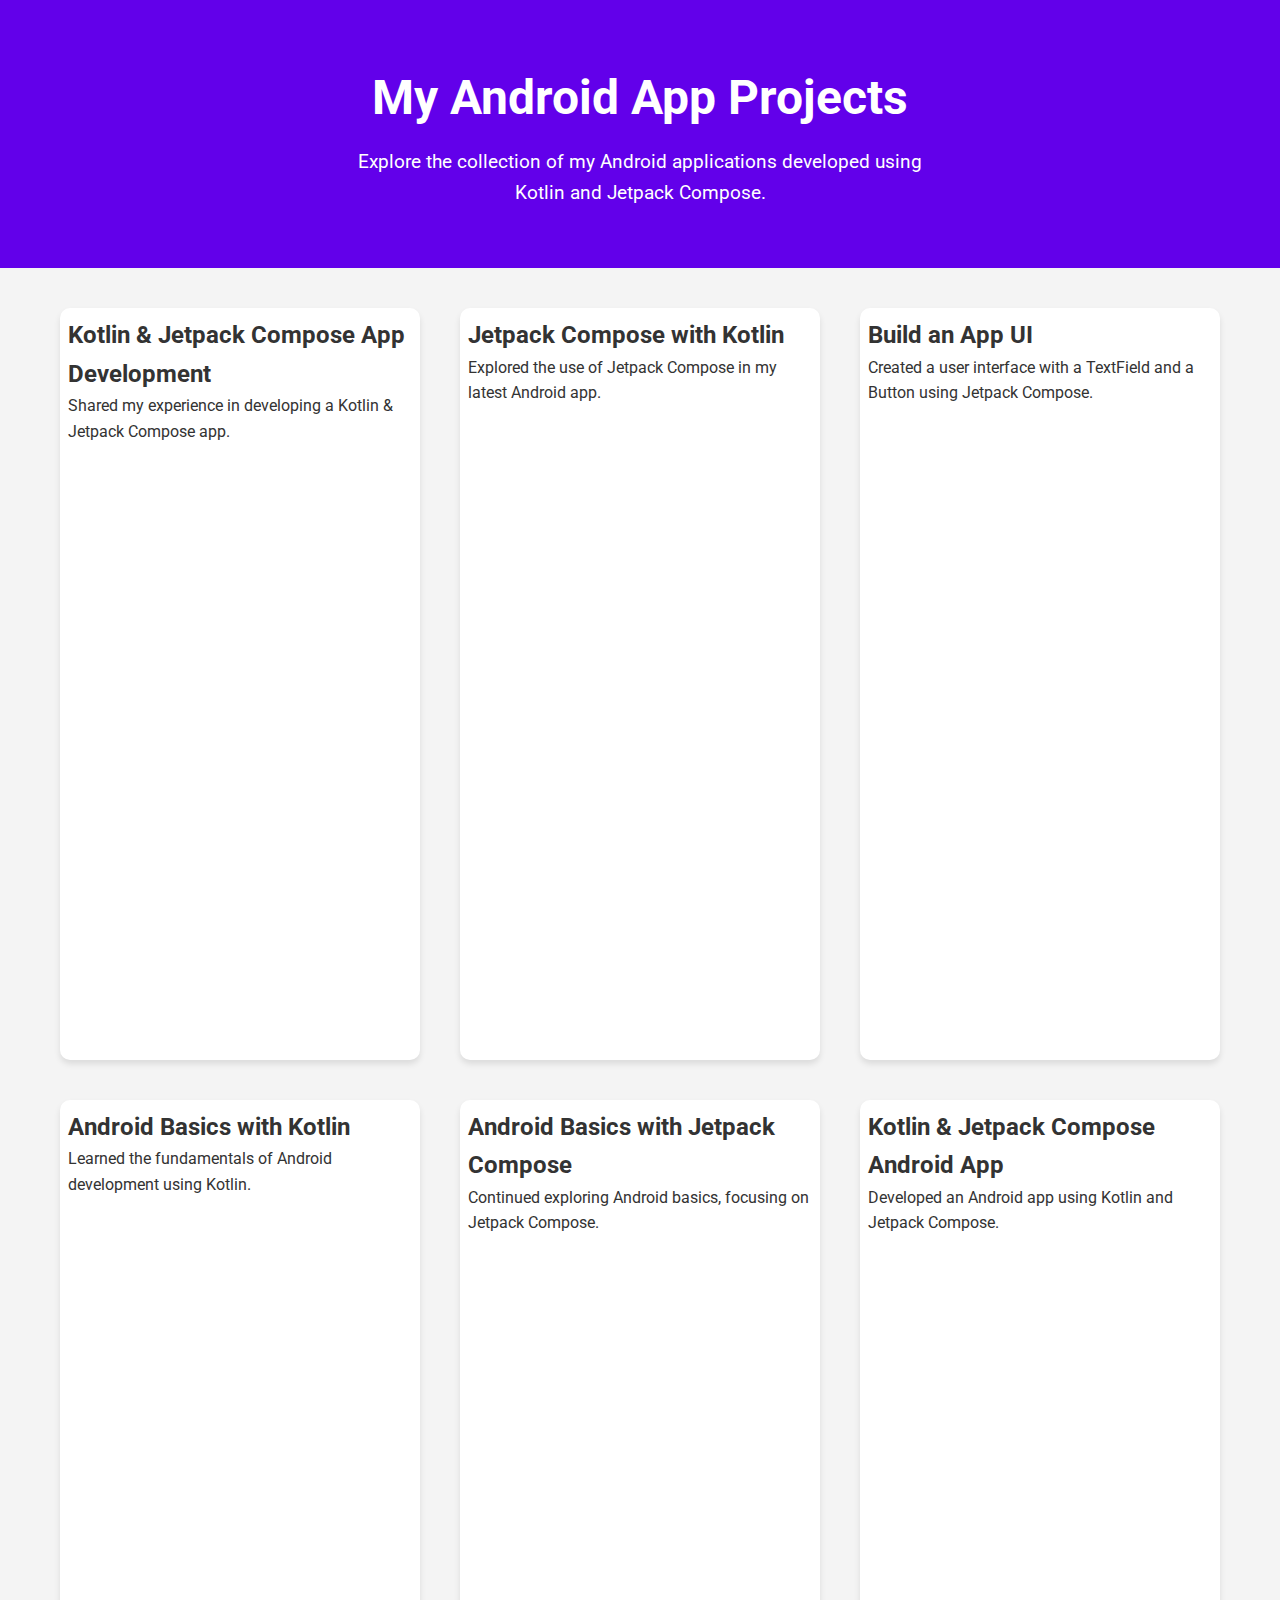
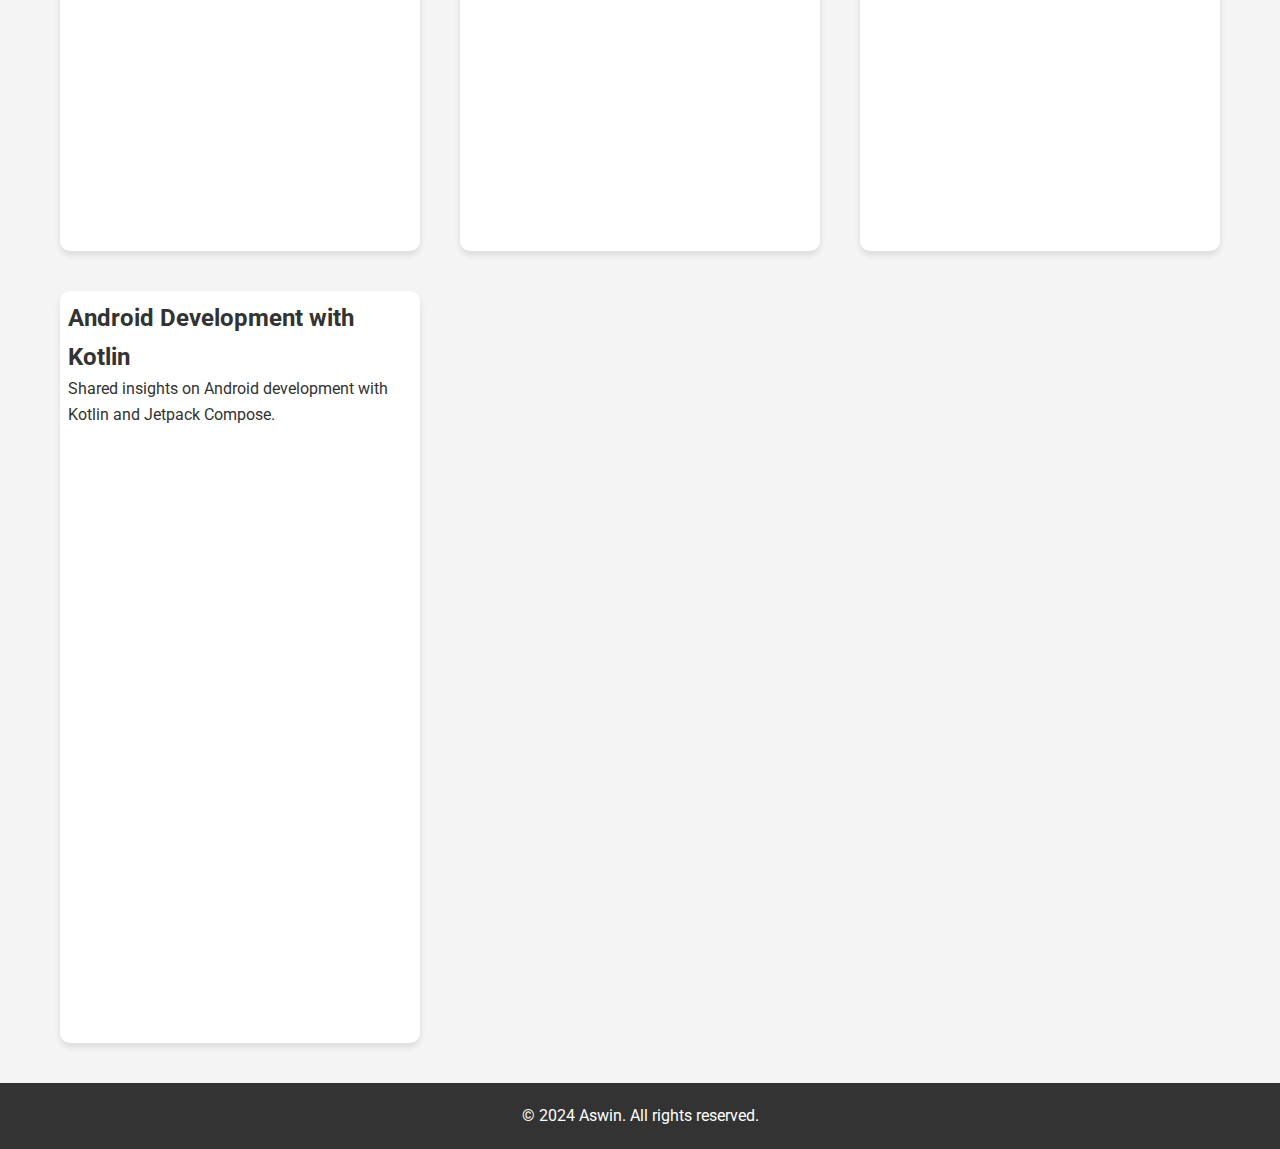
<file: app.html>
<!DOCTYPE html>
<html lang="en">
<head>
    <meta charset="UTF-8">
    <meta name="viewport" content="width=device-width, initial-scale=1.0">
    <title>My Android App Projects</title>
    <!-- Google Fonts for better typography -->
    <link href="https://fonts.googleapis.com/css2?family=Roboto:wght@400;700&display=swap" rel="stylesheet">
    <style>
        /* Reset some default browser styles */
        * {
            margin: 0;
            padding: 0;
            box-sizing: border-box;
        }

        /* Set a comfortable font */
        body {
            font-family: 'Roboto', sans-serif;
            background-color: #f4f4f4;
            color: #333;
            line-height: 1.6;
        }

        /* Header Styling */
        .app_header {
            background-color: #6200ea;
            color: #fff;
            padding: 60px 20px;
            text-align: center;
        }

        .app_header h1 {
            font-size: 3em;
            margin-bottom: 10px;
        }

        .app_header p {
            font-size: 1.2em;
            max-width: 600px;
            margin: 0 auto;
        }

        /* Projects Section */
        .app_projects {
            display: grid;
            grid-template-columns: repeat(auto-fit, minmax(300px, 1fr));
            gap: 40px;
            padding: 40px 20px;
            max-width: 1200px;
            margin: 0 auto;
        }

        /* Project Card */
        .app_project-card {
            padding: 8px;
            background-color: #fff;
            border-radius: 10px;
            overflow: hidden;
            box-shadow: 0 4px 6px rgba(0, 0, 0, 0.1);
            transition: transform 0.3s, box-shadow 0.3s;
        }

        .app_project-card:hover {
            transform: translateY(-10px);
            box-shadow: 0 12px 20px rgba(0, 0, 0, 0.2);
        }

        .app_project-image {
            width: 100%;
            height: auto;
            display: block;
            transition: transform 0.3s;
        }

        .app_project-card:hover .app_project-image {
            transform: scale(1.05);
        }

        .app_project-info {
            padding: 20px;
        }

        .app_project-info h2 {
            margin-bottom: 10px;
            color: #6200ea;
        }

        .app_project-info p {
            margin-bottom: 20px;
            font-size: 0.95em;
        }

        /* Links Styling */
        .app_project-links a {
            display: inline-block;
            margin-right: 10px;
            margin-bottom: 10px;
            padding: 10px 15px;
            background-color: #6200ea;
            color: #fff;
            border-radius: 5px;
            text-decoration: none;
            transition: background-color 0.3s;
        }

        .app_project-links a:hover {
            background-color: #3700b3;
        }

        /* Footer Styling */
        footer {
            background-color: #333;
            color: #fff;
            text-align: center;
            padding: 20px;
        }

        /* Responsive Adjustments */
        @media (max-width: 768px) {
            .app_header h1 {
                font-size: 2.5em;
            }

            .app_header p {
                font-size: 1em;
            }
        }

        @media (max-width: 480px) {
            .app_project-links a {
                display: block;
                margin-right: 0;
            }
        }
    </style>
</head>
<body>
    <header class="app_header">
        <h1>My Android App Projects</h1>
        <p>Explore the collection of my Android applications developed using Kotlin and Jetpack Compose.</p>
    </header>

    <main>
        <section class="app_projects">
            <!-- Project 1 -->
            <div class="app_project-card">
                <h2>Kotlin & Jetpack Compose App Development</h2>
                <p>Shared my experience in developing a Kotlin & Jetpack Compose app.</p>
                <iframe src="https://www.linkedin.com/embed/feed/update/urn:li:activity:7242088084526227457" 
                        height="600" 
                        width="100%" 
                        frameborder="0" 
                        allowfullscreen 
                        title="Embedded LinkedIn Post">
                </iframe>
            </div>

            <!-- Project 2 -->
            <div class="app_project-card">
                <h2>Jetpack Compose with Kotlin</h2>
                <p>Explored the use of Jetpack Compose in my latest Android app.</p>
                <iframe src="https://www.linkedin.com/embed/feed/update/urn:li:activity:7240000304002330627" 
                        height="600" 
                        width="100%" 
                        frameborder="0" 
                        allowfullscreen 
                        title="Embedded LinkedIn Post">
                </iframe>
            </div>

            <!-- Project 3 -->
            <div class="app_project-card">
                <h2>Build an App UI</h2>
                <p>Created a user interface with a TextField and a Button using Jetpack Compose.</p>
                <iframe src="https://www.linkedin.com/embed/feed/update/urn:li:activity:7236555657838010368" 
                        height="600" 
                        width="100%" 
                        frameborder="0" 
                        allowfullscreen 
                        title="Embedded LinkedIn Post">
                </iframe>
            </div>

            <!-- Project 4 -->
            <div class="app_project-card">
                <h2>Android Basics with Kotlin</h2>
                <p>Learned the fundamentals of Android development using Kotlin.</p>
                <iframe src="https://www.linkedin.com/embed/feed/update/urn:li:activity:7230500602110259200" 
                        height="600" 
                        width="100%" 
                        frameborder="0" 
                        allowfullscreen 
                        title="Embedded LinkedIn Post">
                </iframe>
            </div>

            <!-- Project 5 -->
            <div class="app_project-card">
                <h2>Android Basics with Jetpack Compose</h2>
                <p>Continued exploring Android basics, focusing on Jetpack Compose.</p>
                <iframe src="https://www.linkedin.com/embed/feed/update/urn:li:activity:7227942961609646080" 
                        height="600" 
                        width="100%" 
                        frameborder="0" 
                        allowfullscreen 
                        title="Embedded LinkedIn Post">
                </iframe>
            </div>

            <!-- Project 6 -->
            <div class="app_project-card">
                <h2>Kotlin & Jetpack Compose Android App</h2>
                <p>Developed an Android app using Kotlin and Jetpack Compose.</p>
                <iframe src="https://www.linkedin.com/embed/feed/update/urn:li:activity:7222497899174146049" 
                        height="600" 
                        width="100%" 
                        frameborder="0" 
                        allowfullscreen 
                        title="Embedded LinkedIn Post">
                </iframe>
            </div>

            <!-- Project 7 -->
            <div class="app_project-card">
                <h2>Android Development with Kotlin</h2>
                <p>Shared insights on Android development with Kotlin and Jetpack Compose.</p>
                <iframe src="https://www.linkedin.com/embed/feed/update/urn:li:activity:7221812336892813312" 
                        height="600" 
                        width="100%" 
                        frameborder="0" 
                        allowfullscreen 
                        title="Embedded LinkedIn Post">
                </iframe>
            </div>
        </section>
    </main>

    <footer>
        <p>&copy; 2024 Aswin. All rights reserved.</p>
    </footer>
</body>
</html>
</file>
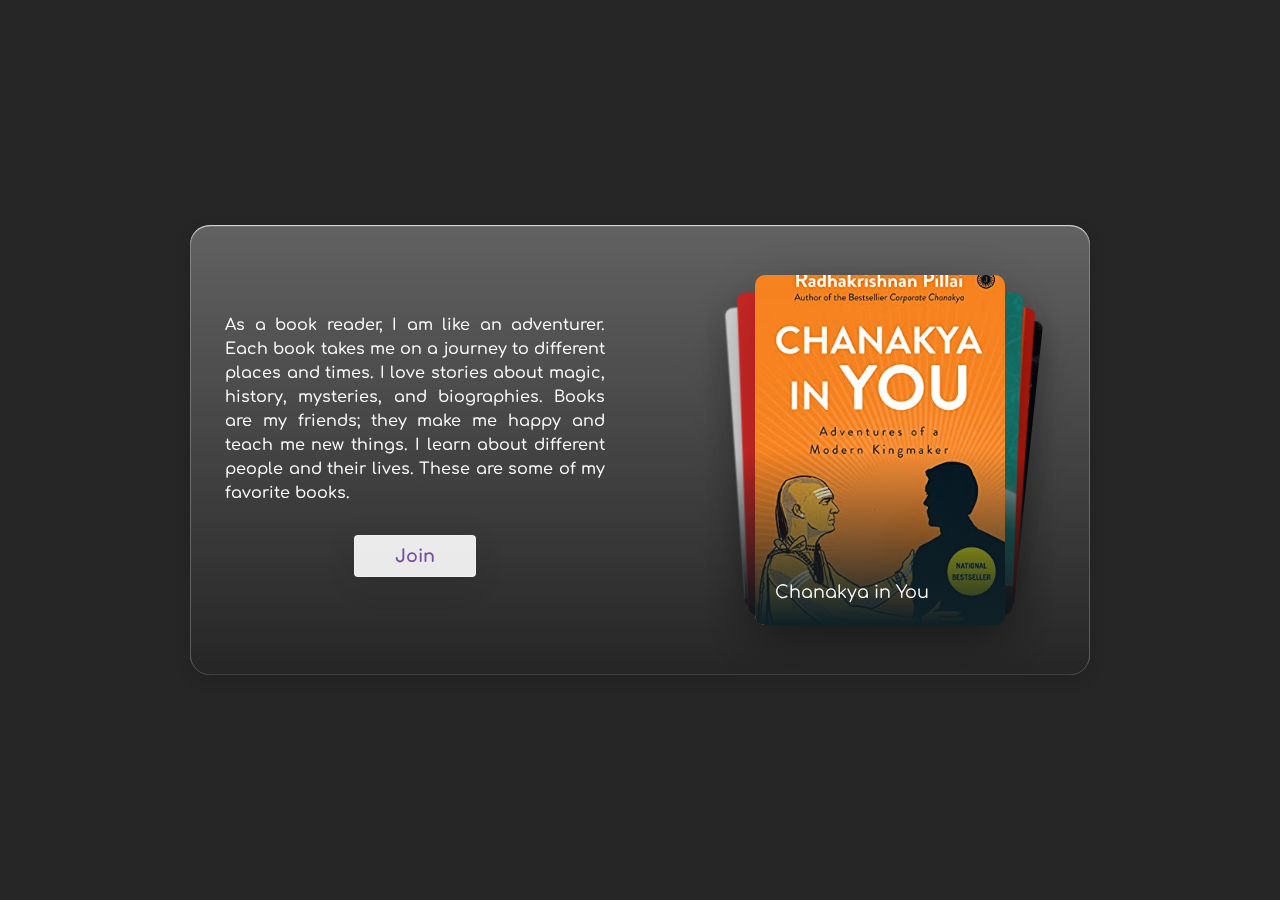
<file: books.html>
<!DOCTYPE html>
<html lang="en">

<head>
    <meta charset="UTF-8">
    <meta name="viewport" content="width=device-width, initial-scale=1.0">
    <title>Movie Night</title>
    <link rel="stylesheet" href="https://unpkg.com/swiper/swiper-bundle.min.css" />
    <style>
        /* Unique prefix for class names and CSS styles */
        @import url("https://fonts.googleapis.com/css2?family=Comfortaa:wght@300;400;500;600;700&family=Poppins:wght@300;400;500;600;700;800&display=swap");

*,
*::before,
*::after {
    margin: 0;
    padding: 0;
    box-sizing: border-box;
    font-family: "Comfortaa", cursive;
}
        .movie-night-section {
            position: relative;
            display: flex;
            justify-content: center;
            align-items: center;
            background: #262626;
            min-height: 100vh;
            overflow: hidden;
        }

        .movie-night-content {
            display: flex;
            flex-direction: row;
            justify-content: center;
            align-items: center;
            gap: 30px;
            background: linear-gradient(180deg, rgba(255, 255, 255, 0.28) 0%, rgba(255, 255, 255, 0) 100%);
            backdrop-filter: blur(30px);
            border-radius: 20px;
            width: min(900px, 100%);
            box-shadow: 0 0.5px 0 1px rgba(255, 255, 255, 0.23) inset, 0 1px 0 0 rgba(255, 255, 255, 0.66) inset, 0 4px 16px rgba(0, 0, 0, 0.12);
            z-index: 10;
        }

        .movie-night-info {
            display: flex;
            flex-direction: column;
            justify-content: center;
            align-items: center;
            max-width: 450px;
            padding: 0 35px;
            text-align: justify;
        }

        .movie-night-info p {
            color: #fff;
            font-weight: 500;
            font-size: 1rem;
            margin-bottom: 20px;
            line-height: 1.5;
        }

        .movie-night-btn {
            display: block;
            padding: 10px 40px;
            margin: 10px auto;
            font-size: 1.1rem;
            font-weight: 700;
            border-radius: 4px;
            outline: none;
            text-decoration: none;
            color: #784ba0;
            background: rgba(255, 255, 255, 0.9);
            box-shadow: 0 6px 30px rgba(0, 0, 0, 0.1);
            border: 1px solid rgba(255, 255, 255, 0.3);
            cursor: pointer;
        }

        .movie-night-btn:hover,
        .movie-night-btn:focus,
        .movie-night-btn:active,
        .movie-night-btn:visited {
            transition-timing-function: cubic-bezier(0.6, 4, 0.3, 0.8);
            animation: movie-night-gelatine 0.5s 1;
        }

        @keyframes movie-night-gelatine {
            0%,
            100% {
                transform: scale(1, 1);
            }

            25% {
                transform: scale(0.9, 1.1);
            }

            50% {
                transform: scale(1.1, 0.9);
            }

            75% {
                transform: scale(0.95, 1.05);
            }
        }

        /* SWIPER */
        .movie-night-swiper {
            width: 250px;
            height: 450px;
            padding: 50px 0;
        }

        .movie-night-slide {
            position: relative;
            box-shadow: 0 15px 50px rgba(0, 0, 0, 0.2);
            border-radius: 10px;
            user-select: none;
        }

        .movie-night-slide img {
            position: absolute;
            inset: 0;
            width: 100%;
            height: 100%;
            object-fit: cover;
        }

        .movie-night-img-position {
            object-position: 50% 0%;
        }

        .movie-night-overlay {
            position: absolute;
            inset: 0;
            width: 100%;
            height: 100%;
            background: linear-gradient(to top, #0f2027, transparent, transparent);
            background-repeat: no-repeat;
            background-size: cover;
        }

        .movie-night-overlay span {
            position: absolute;
            top: 0;
            right: 0;
            color: #fff;
            padding: 7px 18px;
            margin: 10px;
            border-radius: 20px;
            letter-spacing: 2px;
            font-size: 0.8rem;
            font-weight: 700;
            font-family: inherit;
            background: rgba(255, 255, 255, 0.095);
            box-shadow: inset 2px -2px 20px rgba(214, 214, 214, 0.2), inset -3px 3px 3px rgba(255, 255, 255, 0.4);
            backdrop-filter: blur(74px);
        }

        .movie-night-overlay h2 {
            position: absolute;
            bottom: 0;
            left: 0;
            color: #fff;
            font-weight: 400;
            font-size: 1.1rem;
            line-height: 1.4;
            margin: 0 0 20px 20px;
        }

        /* ANIMATED BACKGROUND */
        .movie-night-circles {
            position: absolute;
            top: 0;
            left: 0;
            width: 100%;
            height: 100%;
            overflow: hidden;
        }

        .movie-night-circles li {
            position: absolute;
            display: block;
            list-style: none;
            width: 20px;
            height: 20px;
            background-color: #ff3cac;
            background-image: linear-gradient(225deg, #ff3cac 0%, #784ba0 50%, #2b86c5 100%);
            animation: movie-night-animate 25s linear infinite;
            bottom: -150px;
        }

        .movie-night-circles li:nth-child(1) {
            left: 25%;
            width: 80px;
            height: 80px;
            animation-delay: 0s;
        }

        .movie-night-circles li:nth-child(2) {
            left: 10%;
            width: 20px;
            height: 20px;
            animation-delay: 2s;
            animation-duration: 12s;
        }

        .movie-night-circles li:nth-child(3) {
            left: 70%;
            width: 20px;
            height: 20px;
            animation-delay: 4s;
        }

        .movie-night-circles li:nth-child(4) {
            left: 40%;
            width: 60px;
            height: 60px;
            animation-delay: 0s;
            animation-duration: 18s;
        }

        .movie-night-circles li:nth-child(5) {
            left: 65%;
            width: 20px;
            height: 20px;
            animation-delay: 0s;
        }

        .movie-night-circles li:nth-child(6) {
            left: 75%;
            width: 110px;
            height: 110px;
            animation-delay: 3s;
        }

        .movie-night-circles li:nth-child(7) {
            left: 35%;
            width: 150px;
            height: 150px;
            animation-delay: 7s;
        }

        .movie-night-circles li:nth-child(8) {
            left: 50%;
            width: 25px;
            height: 25px;
            animation-delay: 15s;
            animation-duration: 45s;
        }

        .movie-night-circles li:nth-child(9) {
            left: 20%;
            width: 15px;
            height: 15px;
            animation-delay: 2s;
            animation-duration: 35s;
        }

        .movie-night-circles li:nth-child(10) {
            left: 85%;
            width: 150px;
            height: 150px;
            animation-delay: 0s;
            animation-duration: 11s;
        }

        @keyframes movie-night-animate {
            0% {
                transform: translateY(0) rotate(0deg);
                opacity: 1;
                border-radius: 0;
            }

            100% {
                transform: translateY(-1000px) rotate(720deg);
                opacity: 0;
                border-radius: 50%;
            }
        }

        /* Media queries for responsiveness */
        @media (max-width: 1024px) {
            .movie-night-content {
                flex-direction: column;
                align-items: center;
                gap: 20px;
                padding: 20px;
            }

            .movie-night-info {
                max-width: 100%;
                text-align: center;
            }

            .movie-night-swiper {
                width: 100%;
            }
        }

        @media (max-width: 768px) {
            .movie-night-circles {
                display: none; /* Hide the animated background on smaller screens */
            }
        }
    </style>
</head>

<body>
    <section class="movie-night-section">
        <div class="movie-night-content">
            <div class="movie-night-info">
                <p>
                    As a book reader, I am like an adventurer. Each book takes me on a journey to different places and times. I love stories about magic, history, mysteries, and biographies. Books are my friends; they make me happy and teach me new things. I learn about different people and their lives. These are some of my favorite books.
                </p>
                <button class="movie-night-btn">Join</button>
            </div>
            <div class="swiper movie-night-swiper">
                <div class="swiper-wrapper">
                    <div class="swiper-slide movie-night-slide">
                        <img src="bookImages/6.jpg" alt="" />
                        <div class="movie-night-overlay">
                            <h2>Steve Jobs</h2>
                        </div>
                    </div>
                    <div class="swiper-slide movie-night-slide">
                        <img src="bookImages/1.jpg" alt="" />
                        <div class="movie-night-overlay">
                            <h2>Let's Build a Company</h2>
                        </div>
                    </div>
                    <div class="swiper-slide movie-night-slide">
                        <img src="bookImages/2.jpg" alt="" />
                        <div class="movie-night-overlay">
                            <h2>Chanakya in You</h2>
                        </div>
                    </div>
                    <div class="swiper-slide movie-night-slide">
                        <img src="bookImages/3.jpg" alt="" />
                        <div class="movie-night-overlay">
                            <h2>The Story of My Experiments with Truth</h2>
                        </div>
                    </div>
                    <div class="swiper-slide movie-night-slide">
                        <img src="bookImages/4.jpg" alt="" />
                        <div class="movie-night-overlay">
                            <h2>The Alchemist</h2>
                        </div>
                    </div>
                    <div class="swiper-slide movie-night-slide">
                        <img src="bookImages/5.jpg" alt="" />
                        <div class="movie-night-overlay">
                            <h2>Elon Musk</h2>
                        </div>
                    </div>
                    <!-- Add more swiper slides here -->
                </div>
            </div>
        </div>
        <ul class="movie-night-circles">
            <li></li>
            <li></li>
            <li></li>
            <li></li>
            <li></li>
            <li></li>
            <li></li>
            <li></li>
            <li></li>
            <li></li>
        </ul>
    </section>

    <script src="https://unpkg.com/swiper/swiper-bundle.min.js"></script>
    <script>
        var swiper = new Swiper(".movie-night-swiper", {
            effect: "cards",
            grabCursor: true,
            initialSlide: 2,
            speed: 500,
            loop: true,
            rotate: true,
            mousewheel: {
                invert: false,
            },
        });
    </script>
</body>

</html>
</file>
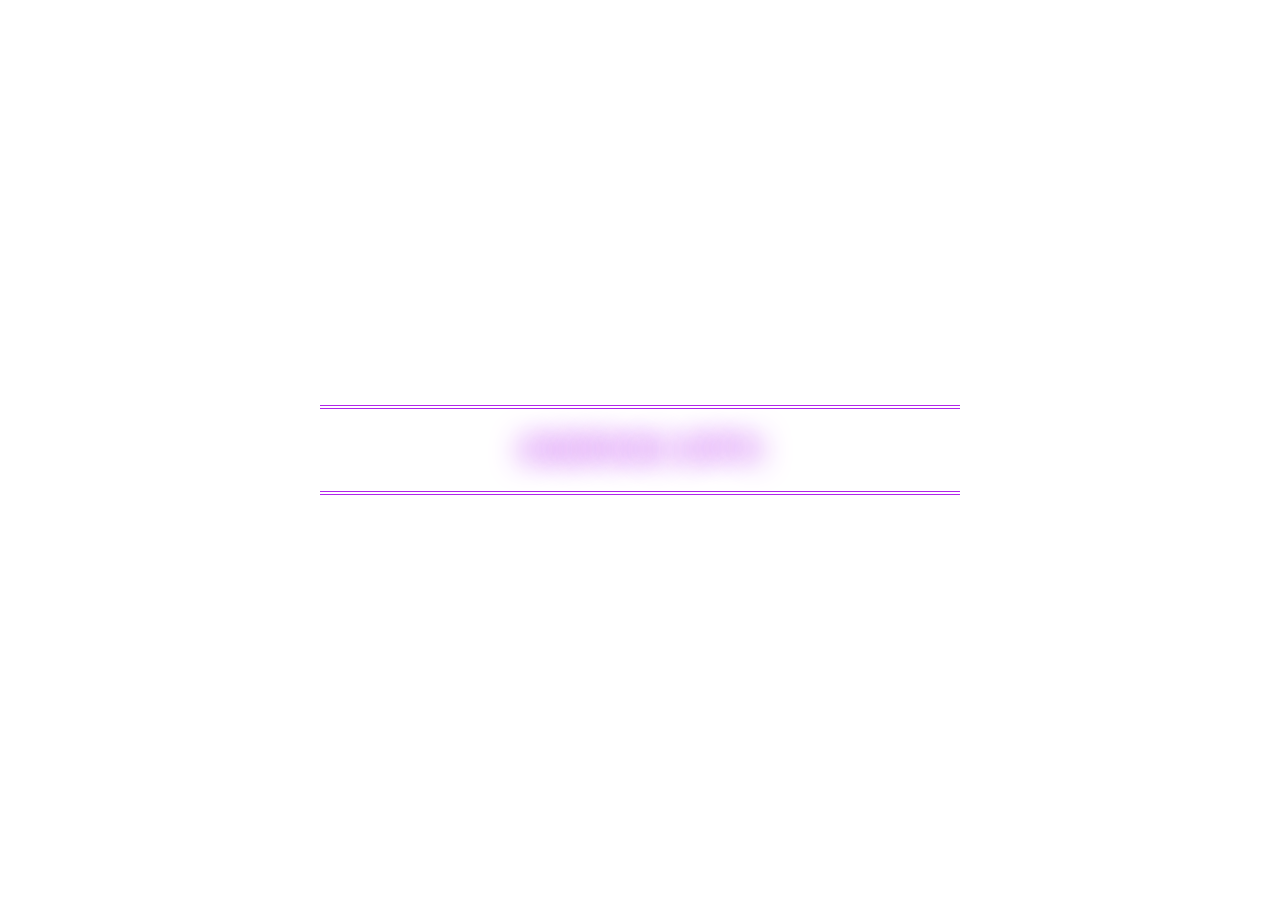
<file: kotlin.html>
<!DOCTYPE html>
<html lang="en">
<head>
    <meta charset="UTF-8">
    <meta name="viewport" content="width=device-width, initial-scale=1.0">
    <title>Document</title>
    <style>
        body { 
            font: 400 1em/1.5 "Neuton"; 
            /* background: #090d00;  */
            /* background: transparent; */
            background-image: none;
            color: #B125EA; 
            text-align: center; 
            margin: 0;
            display: flex;
            align-items: center;
            justify-content: center;
            height: 100vh;
        }

        p {
            text-transform: uppercase;
            letter-spacing: .5em;
            display: inline-block;
            border: 4px double #B125EA;
            border-width: 4px 0;
            padding: 1em 0;
            position: relative;
            width: 80%;
            max-width: 40em; /* Limit width on larger screens */
            margin: 0 auto;
        }

        p span {
            font: 700 2em/1 "Oswald", sans-serif; /* Adjust font size for smaller screens */
            letter-spacing: 0;
            padding: .25em 0 .325em;
            display: block;
            margin: 0 auto;
            text-shadow: 0 0 30px #B125EA; /* Adjust text shadow for smaller screens */
            background: url(https://i.ibb.co/RDTnNrT/animated-text-fill.png) repeat-y;
            -webkit-background-clip: text;
            background-clip: text;
            -webkit-text-fill-color: transparent;
            -webkit-animation: aitf 80s linear infinite;
            -webkit-transform: translate3d(0,0,0);
            -webkit-backface-visibility: hidden;
        }

        /* Animate Background Image */
        @-webkit-keyframes aitf {
            0% { background-position: 0% 50%; }
            100% { background-position: 100% 50%; }
        }

        div {
            width: 100%;
        }

        /* Responsive adjustments */
        @media only screen and (max-width: 600px) {
            p {
                width: 90%; /* Adjust width for smaller screens */
            }
            p span {
                font-size: 1.5em; /* Decrease font size for smaller screens */
                text-shadow: 0 0 20px #B125EA; /* Adjust text shadow for smaller screens */
            }
        }
    </style>
</head>
<body>
    <div>
        <p>
            <!--   Spice up your type with CSS -->
            <span>
                Android Apps
            </span>
        </p>
    </div>
</body>
</html>
</file>
<file: css/base.css>
/**
 * =================================================================== 
 *
 *  Kards v1.0 Base Stylesheet
 *  url: styleshout.com
 *  03-01-2016
 *  ------------------------------------------------------------------
 *  TOC:
 *  01. reset
 *  02. basic/base setup styles
 *  03. grid
 *  04. MISC
 *
 * =================================================================== 
 */

/** 
 * ===================================================================
 * 01. reset - normalize.css v3.0.2 | MIT License | git.io/normalize
 *
 * ------------------------------------------------------------------- 
 */
html {
	font-family: sans-serif;
	-ms-text-size-adjust: 100%;
	-webkit-text-size-adjust: 100%;
}

body {
	margin: 0;
}

article,
aside,
details,
figcaption,
figure,
footer,
header,
hgroup,
main,
menu,
nav,
section,
summary {
	display: block;
}

audio,
canvas,
progress,
video {
	display: inline-block;
	vertical-align: baseline;
}

audio:not([controls]) {
	display: none;
	height: 0;
}

[hidden],
template {
	display: none;
}

a {
	background: transparent;
}

a:active,
a:hover {
	outline: 0;
}

abbr[title] {
	border-bottom: 1px dotted;
}

b,
strong {
	font-weight: bold;
}

dfn {
	font-style: italic;
}

h1 {
	font-size: 2em;
	margin: 0.67em 0;
}

mark {
	background: #ff0;
	color: #000;
}

small {
	font-size: 80%;
}

sub,
sup {
	font-size: 75%;
	line-height: 0;
	position: relative;
	vertical-align: baseline;
}

sup {
	top: -0.5em;
}

sub {
	bottom: -0.25em;
}

img {
	border: 0;
}

svg:not(:root) {
	overflow: hidden;
}

figure {
	margin: 1em 40px;
}

hr {
	-moz-box-sizing: content-box;
	box-sizing: content-box;
	height: 0;
}

pre {
	overflow: auto;
}

code,
kbd,
pre,
samp {
	font-family: monospace, monospace;
	font-size: 1em;
}

button,
input,
optgroup,
select,
textarea {
	color: inherit;
	font: inherit;
	margin: 0;
}

button {
	overflow: visible;
}

button,
select {
	text-transform: none;
}

button,
html input[type="button"],
input[type="reset"],
input[type="submit"] {
	-webkit-appearance: button;
	cursor: pointer;
}

button[disabled],
html input[disabled] {
	cursor: default;
}

button::-moz-focus-inner,
input::-moz-focus-inner {
	border: 0;
	padding: 0;
}

input {
	line-height: normal;
}

input[type="checkbox"],
input[type="radio"] {
	box-sizing: border-box;
	padding: 0;
}

input[type="number"]::-webkit-inner-spin-button,
input[type="number"]::-webkit-outer-spin-button {
	height: auto;
}

input[type="search"] {
	-webkit-appearance: textfield;
	-moz-box-sizing: content-box;
	-webkit-box-sizing: content-box;
	box-sizing: content-box;
}

input[type="search"]::-webkit-search-cancel-button,
input[type="search"]::-webkit-search-decoration {
	-webkit-appearance: none;
}

fieldset {
	border: 1px solid #c0c0c0;
	margin: 0 2px;
	padding: 0.35em 0.625em 0.75em;
}

legend {
	border: 0;
	padding: 0;
}

textarea {
	overflow: auto;
}

optgroup {
	font-weight: bold;
}

table {
	border-collapse: collapse;
	border-spacing: 0;
}

td,
th {
	padding: 0;
}

/** 
 * ===================================================================
 * 02. basic/base setup styles - (_basic.scss)
 *
 * ------------------------------------------------------------------- 
 */
html {
	font-size: 62.5%;
	box-sizing: border-box;
}

*,
*::before,
*::after {
	box-sizing: inherit;
}

body {
	font-weight: normal;
	line-height: 1;
	text-rendering: optimizeLegibility;
	word-wrap: break-word;
	-webkit-overflow-scrolling: touch;
	-webkit-text-size-adjust: none;
}

body,
input,
button {
	-moz-osx-font-smoothing: grayscale;
	-webkit-font-smoothing: antialiased;
}

/**
 * Media - (_basic.scss)
 * ------------------------------------------------------------------- 
 */
img,
video {
	max-width: 100%;
	height: auto;
}

/**
 * Typography resets - (_basic.scss)
 * ------------------------------------------------------------------- 
 */
div,
dl,
dt,
dd,
ul,
ol,
li,
h1,
h2,
h3,
h4,
h5,
h6,
pre,
form,
p,
blockquote,
th,
td {
	margin: 0;
	padding: 0;
}

h1,
h2,
h3,
h4,
h5,
h6 {
	-webkit-font-variant-ligatures: common-ligatures;
	-moz-font-variant-ligatures: common-ligatures;
	font-variant-ligatures: common-ligatures;
	text-rendering: optimizeLegibility;
}

em,
i {
	font-style: italic;
	line-height: inherit;
}

strong,
b {
	font-weight: bold;
	line-height: inherit;
}

small {
	font-size: 60%;
	line-height: inherit;
}

ol,
ul {
	list-style: none;
}

li {
	display: block;
}

/**
 * links - (_basic.scss)
 * ------------------------------------------------------------------- 
 */
a {
	text-decoration: none;
	line-height: inherit;
}

a img {
	border: none;
}

/**
 * inputs - (_basic.scss)
 * ------------------------------------------------------------------- 
 */
fieldset {
	margin: 0;
	padding: 0;
}

input[type="email"],
input[type="number"],
input[type="search"],
input[type="text"],
input[type="tel"],
input[type="url"],
input[type="password"],
textarea {
	-webkit-appearance: none;
	-moz-appearance: none;
	-ms-appearance: none;
	-o-appearance: none;
	appearance: none;
}

/** 
 * ===================================================================
 * 03. grid - (_grid.scss)
 *
 * ------------------------------------------------------------------- 
 */
.row {
	width: 94%;
	max-width: 1140px;
	margin: 0 auto;
}

.row:before,
.row:after {
	content: "";
	display: table;
}

.row:after {
	clear: both;
}

.row .row {
	width: auto;
	max-width: none;
	margin-left: -20px;
	margin-right: -20px;
}

[class*="col-"],
.bgrid {
	float: left;
}

[class*="col-"] + [class*="col-"].end {
	float: right;
}

[class*="col-"] {
	padding: 0 20px;
}

.col-one {
	width: 8.33333%;
}

.col-two,
.col-1-6 {
	width: 16.66667%;
}

.col-three,
.col-1-4 {
	width: 25%;
}

.col-four,
.col-1-3 {
	width: 33.33333%;
}

.col-five {
	width: 41.66667%;
}

.col-six,
.col-1-2 {
	width: 50%;
}

.col-seven {
	width: 58.33333%;
}

.col-eight,
.col-2-3 {
	width: 66.66667%;
}

.col-nine,
.col-3-4 {
	width: 75%;
}

.col-ten,
.col-5-6 {
	width: 83.33333%;
}

.col-eleven {
	width: 91.66667%;
}

.col-twelve,
.col-full {
	width: 100%;
}

/**
 * small screens - (_grid.scss)
 * --------------------------------------------------------------- 
 */
@media screen and (max-width:1024px) {
	.row .row {
		margin-left: -18px;
		margin-right: -18px;
	}

	[class*="col-"] {
		padding: 0 18px;
	}

}

/**
 * tablets - (_grid.scss)
 * --------------------------------------------------------------- 
 */
@media screen and (max-width:768px) {
	.row {
		width: auto;
		padding-left: 30px;
		padding-right: 30px;
	}

	.row .row {
		padding-left: 0;
		padding-right: 0;
		margin-left: -15px;
		margin-right: -15px;
	}

	[class*="col-"] {
		padding: 0 15px;
	}

	.tab-1-4 {
		width: 25%;
	}

	.tab-1-3 {
		width: 33.33333%;
	}

	.tab-1-2 {
		width: 50%;
	}

	.tab-2-3 {
		width: 66.66667%;
	}

	.tab-3-4 {
		width: 75%;
	}

	.tab-full {
		width: 100%;
	}

}

/**
 * large mobile devices - (_grid.scss)
 * --------------------------------------------------------------- 
 */
@media screen and (max-width:600px) {
	.row {
		padding-left: 25px;
		padding-right: 25px;
	}

	.row .row {
		margin-left: -10px;
		margin-right: -10px;
	}

	[class*="col-"] {
		padding: 0 10px;
	}

	.mob-1-4 {
		width: 25%;
	}

	.mob-1-2 {
		width: 50%;
	}

	.mob-3-4 {
		width: 75%;
	}

	.mob-full {
		width: 100%;
	}

}

/**
 * small mobile devices - (_grid.scss)
 * --------------------------------------------------------------- 
 */
@media screen and (max-width:400px) {
	.row .row {
		padding-left: 0;
		padding-right: 0;
		margin-left: 0;
		margin-right: 0;
	}

	[class*="col-"] {
		width: 100% !important;
		float: none !important;
		clear: both !important;
		margin-left: 0;
		margin-right: 0;
		padding: 0;
	}

	[class*="col-"] + [class*="col-"].end {
		float: none;
	}

}

/** 
 * ===================================================================
 * block grids - (_grid.scss)
 *
 * ------------------------------------------------------------------- 
 */
[class*="block-"]:before,
[class*="block-"]:after {
	content: "";
	display: table;
}

[class*="block-"]:after {
	clear: both;
}

.block-1-6 .bgrid {
	width: 16.66667%;
}

.block-1-4 .bgrid {
	width: 25%;
}

.block-1-3 .bgrid {
	width: 33.33333%;
}

.block-1-2 .bgrid {
	width: 50%;
}

/**
 * Clearing for block grid columns. Allow columns with 
 * different heights to align properly.
 */
.block-1-6 .bgrid:nth-child(6n+1),
.block-1-4 .bgrid:nth-child(4n+1),
.block-1-3 .bgrid:nth-child(3n+1),
.block-1-2 .bgrid:nth-child(2n+1) {
	clear: both;
}

/**
 * small screens - (_grid.scss)
 * --------------------------------------------------------------- 
 */
@media screen and (max-width:1024px) {
	.block-s-1-6 .bgrid {
		width: 16.66667%;
	}

	.block-s-1-4 .bgrid {
		width: 25%;
	}

	.block-s-1-3 .bgrid {
		width: 33.33333%;
	}

	.block-s-1-2 .bgrid {
		width: 50%;
	}

	.block-s-full .bgrid {
		width: 100%;
		clear: both;
	}

	[class*="block-s-"] .bgrid:nth-child(n) {
		clear: none;
	}

	.block-s-1-6 .bgrid:nth-child(6n+1),
	.block-s-1-4 .bgrid:nth-child(4n+1),
	.block-s-1-3 .bgrid:nth-child(3n+1),
	.block-s-1-2 .bgrid:nth-child(2n+1) {
		clear: both;
	}

}

/**
 * tablets - (_grid.scss)
 * --------------------------------------------------------------- 
 */
@media screen and (max-width:768px) {
	.block-tab-1-6 .bgrid {
		width: 16.66667%;
	}

	.block-tab-1-4 .bgrid {
		width: 25%;
	}

	.block-tab-1-3 .bgrid {
		width: 33.33333%;
	}

	.block-tab-1-2 .bgrid {
		width: 50%;
	}

	.block-tab-full .bgrid {
		width: 100%;
		clear: both;
	}

	[class*="block-tab-"] .bgrid:nth-child(n) {
		clear: none;
	}

	.block-tab-1-6 .bgrid:nth-child(6n+1),
	.block-tab-1-4 .bgrid:nth-child(4n+1),
	.block-tab-1-3 .bgrid:nth-child(3n+1),
	.block-tab-1-2 .bgrid:nth-child(2n+1) {
		clear: both;
	}

}

/**
 * large mobile devices - (_grid.scss)
 * --------------------------------------------------------------- 
 */
@media screen and (max-width:600px) {
	.block-mob-1-6 .bgrid {
		width: 16.66667%;
	}

	.block-mob-1-4 .bgrid {
		width: 25%;
	}

	.block-mob-1-3 .bgrid {
		width: 33.33333%;
	}

	.block-mob-1-2 .bgrid {
		width: 50%;
	}

	.block-mob-full .bgrid {
		width: 100%;
		clear: both;
	}

	[class*="block-mob-"] .bgrid:nth-child(n) {
		clear: none;
	}

	.block-mob-1-6 .bgrid:nth-child(6n+1),
	.block-mob-1-4 .bgrid:nth-child(4n+1),
	.block-mob-1-3 .bgrid:nth-child(3n+1),
	.block-mob-1-2 .bgrid:nth-child(2n+1) {
		clear: both;
	}

}

/**
 * stack on small mobile devices - (_grid.scss)
 * --------------------------------------------------------------- 
 */
@media screen and (max-width:400px) {
	.stack .bgrid {
		width: 100% !important;
		float: none !important;
		clear: both !important;
		margin-left: 0;
		margin-right: 0;
	}

}

/** 
 * ===================================================================
 * 04. MISC  - (_grid.scss)
 *
 * ------------------------------------------------------------------- 
 */

/**
 * Clearing - (http://nicolasgallagher.com/micro-clearfix-hack/
 */
.group:before,
.group:after {
	content: "";
	display: table;
}

.group:after {
	clear: both;
}

/**
 * Misc Helper Styles 
 */
.hide {
	display: none;
}

.invisible {
	visibility: hidden;
}

.antialiased {
	-webkit-font-smoothing: antialiased;
	-moz-osx-font-smoothing: grayscale;
}

.remove-bottom {
	margin-bottom: 0;
}

.half-bottom {
	margin-bottom: 1.5rem !important;
}

.add-bottom {
	margin-bottom: 3rem !important;
}

.no-border {
	border: none;
}

.full-width {
	width: 100%;
}

.text-center {
	text-align: center;
}

.text-left {
	text-align: left;
}

.text-right {
	text-align: right;
}

.pull-left {
	float: left;
}

.pull-right {
	float: right;
}

.align-center {
	margin-left: auto;
	margin-right: auto;
	text-align: center;
}

/*# sourceMappingURL=base.css.map */
</file>
<file: css/main.css>
/**
 * =================================================================== 
 *
 *  Kards v1.0 Main Stylesheet
 *  url: styleshout.com
 *  03-01-2016
 *  ------------------------------------------------------------------
 *  TOC:
 *  01. webfonts and iconfonts
 *  02. base style overrides
 *  03. typography & general theme styles
 *  04. preloader
 *  05. forms
 *  06. buttons 
 *  07. other components
 *  08. common styles
 *  09. header styles
 *  10. intro
 *  11. about
 *  12. resume
 *  13. portfolio
 *  14. call-to-action section
 *  15. services
 *  16. stats
 *  17. contact
 *  18. footer
 *
 * =================================================================== 
 */


/** 
 * ===================================================================
 * 01. webfonts and iconfonts - (_document-setup.scss)
 *
 * ------------------------------------------------------------------- 
 */
@import url("fonts.css");
@import url("font-awesome/css/font-awesome.min.css");
@import url("micons/micons.css");


/** 
 * ===================================================================
 * 02. base style overrides - (_document-setup.scss)
 *
 * ------------------------------------------------------------------- 
 */
html {
	font-size: 10px;
}

@media only screen and (max-width:1024px) {
	html {
		font-size: 9.411764705882353px;
	}
}
@media only screen and (max-width:768px) {
	html {
		font-size: 10px;
	}
}
@media only screen and (max-width:400px) {
	html {
		font-size: 9.411764705882353px;
	}
}

html, body {
	height: 100%;
}
body {
	background: #151515;
	font-family: "lora-regular", serif;
	font-size: 1.7rem;
	line-height: 3rem;
	color: #6e6e6e;
}

/**
 * links - (_document-setup.scss)
 * -------------------------------------------------------------------
 */
a, a:visited {
	color: #000000;
	-moz-transition: all 0.3s ease-in-out;
	-o-transition: all 0.3s ease-in-out;
	-webkit-transition: all 0.3s ease-in-out;
	-ms-transition: all 0.3s ease-in-out;
	transition: all 0.3s ease-in-out;
}
a:hover, a:focus, a:active {
	color: #FF0077;
	outline: 0;
}

/** 
 * ===================================================================
 * 03. typography & general theme styles - (_document-setup.scss)
 *
 * ------------------------------------------------------------------- 
 */
h1, h2, h3, h4, h5, h6, .h01, .h02, .h03, .h04, .h05, .h06 {
	font-family: "poppins-semibold", sans-serif;
	color: #313131;
	font-style: normal;
	text-rendering: optimizeLegibility;
	margin-bottom: 2.1rem;
}
h3, .h03, h4, .h04 {
	margin-bottom: 1.8rem;
}
h5, .h05, h6, .h06 {
	font-family: "poppins-bold";
	margin-bottom: 1.2rem;
}
h1, .h01 {
	font-size: 3.1rem;
	line-height: 1.355;
	letter-spacing: -.1rem;
}
@media only screen and (max-width:600px) {
	h1, .h01 {
		font-size: 2.6rem;
		letter-spacing: -.07rem;
	}
}
h2, .h02 {
	font-size: 2.4rem;
	line-height: 1.25;
}
h3, .h03 {
	font-size: 2rem;
	line-height: 1.5;
}
h4, .h04 {
	font-size: 1.7rem;
	line-height: 1.765;
}
h5, .h05 {
	font-size: 1.4rem;
	line-height: 1.714;
	text-transform: uppercase;
	letter-spacing: .15rem;
}
h6, .h06 {
	font-size: 1.3rem;
	line-height: 1.846;
	text-transform: uppercase;
	letter-spacing: .15rem;
}
p img {
	margin: 0;
}
p.lead {
	font-family: "lora-regular", serif;
	font-size: 2rem;
	line-height: 1.8;
	color: #888888;
}
@media only screen and (max-width:768px) {
	p.lead {
		font-size: 1.7rem;
	}
}
em, i, strong, b {
	font-size: 1.7rem;
	line-height: 3rem;
	font-style: normal;
	font-weight: normal;
}
em, i {
	font-family: "lora-italic", serif;
}
strong, b {
	font-family: "lora-bold", serif;
}
small {
	font-size: 1.2rem;
	line-height: inherit;
}
blockquote {
	margin: 3rem 0;
	padding-left: 4rem;
	position: relative;
}
blockquote:before {
	content: "\201C";
	font-size: 8rem;
	line-height: 0px;
	margin: 0;
	color: #313131;
	font-family: arial, sans-serif;
	position: absolute;
	top: 3rem;
	left: 0;
}
blockquote p {
	font-family: georgia, serif;
	font-style: italic;
	padding: 0;
	font-size: 1.9rem;
	line-height: 1.737;
}
blockquote cite {
	display: block;
	font-size: 1.3rem;
	font-style: normal;
	line-height: 1.616;
}
blockquote cite:before {
	content: "\2014 \0020";
}
blockquote cite a, blockquote cite a:visited {
	color: #888888;
	border: none;
}
abbr {
	font-family: "poppins-bold", serif;
	font-variant: small-caps;
	text-transform: lowercase;
	letter-spacing: .05rem;
	color: #888888;
}
var, kbd, samp, code, pre {
	font-family: Consolas, "Andale Mono", Courier, "Courier New", monospace;
}
pre {
	padding: 2.4rem 3rem 3rem;
	background: #F1F1F1;
}
code {
	font-size: 1.4rem;
	margin: 0 .2rem;
	padding: .3rem .6rem;
	white-space: nowrap;
	background: #F1F1F1;
	border: 1px solid #E1E1E1;
	border-radius: 3px;
}
pre > code {
	display: block;
	white-space: pre;
	line-height: 2;
	padding: 0;
	margin: 0;
}
pre.prettyprint > code {
	border: none;
}
del {
	text-decoration: line-through;
}
abbr[title], dfn[title] {
	border-bottom: 1px dotted;
	cursor: help;
}
mark {
	background: #FFF49B;
	color: #000;
}
hr {
	border: solid #d2d2d2;
	border-width: 1px 0 0;
	clear: both;
	margin: 2.4rem 0 1.5rem;
	height: 0;
}

/**
 * Lists - (_document-setup.scss)  
 * -------------------------------------------------------------------
 */
ol {
	list-style: decimal;
}
ul {
	list-style: disc;
}
li {
	display: list-item;
}
ol, ul {
	margin-left: 1.7rem;
}
ul li {
	padding-left: .4rem;
}
ul ul, ul ol, ol ol, ol ul {
	margin: .6rem 0 .6rem 1.7rem;
}
ul.disc li {
	display: list-item;
	list-style: none;
	padding: 0 0 0 .8rem;
	position: relative;
}
ul.disc li::before {
	content: "";
	display: inline-block;
	width: 8px;
	height: 8px;
	border-radius: 50%;
	background: #FF0077;
	position: absolute;
	left: -17px;
	top: 11px;
	vertical-align: middle;
}
dt {
	margin: 0;
	color: #FF0077;
}
dd {
	margin: 0 0 0 2rem;
}

/**
 * tables - (_document-setup.scss)  
 * -------------------------------------------------------------------
 */
table {
	border-width: 0;
	width: 100%;
	max-width: 100%;
	font-family: "lora-regular", sans-serif;
}
th, td {
	padding: 1.5rem 3rem;
	text-align: left;
	border-bottom: 1px solid #E8E8E8;
}
th {
	color: #313131;
	font-family: "poppins-bold", sans-serif;
}
td {
	line-height: 1.5;
}
th:first-child, td:first-child {
	padding-left: 0;
}
th:last-child, td:last-child {
	padding-right: 0;
}
.table-responsive {
	overflow-x: auto;
	-webkit-overflow-scrolling: touch;
}

/**
 * Spacing - (_document-setup.scss)  
 * -------------------------------------------------------------------
 */
button, .button {
	margin-bottom: 1.2;
}
fieldset {
	margin-bottom: 1.5rem;
}
input,
textarea,
select,
pre,
blockquote,
figure,
table,
p,
ul,
ol,
dl,
form,
.fluid-video-wrapper,
.ss-custom-select {
	margin-bottom: 3rem;
}

/**
 * floated image - (_document-setup.scss)  
 * -------------------------------------------------------------------
 */
img.pull-right {
	margin: .9rem 0 0 2.4rem;
}
img.pull-left {
	margin: .9rem 2.4rem 0 0;
}

/**
 * block grid paddings - (_document-setup.scss) 
 * -------------------------------------------------------------------
 */
.bgrid {
	padding: 0 20px;
}
@media only screen and (max-width:1024px) {
	.bgrid {
		padding: 0 18px;
	}
}
@media only screen and (max-width:768px) {
	.bgrid {
		padding: 0 15px;
	}
}
@media only screen and (max-width:600px) {
	.bgrid {
		padding: 0 10px;
	}
}
@media only screen and (max-width:400px) {
	.bgrid {
		padding: 0;
	}
}

/**
 * pace.js styles - minimal  - (_document-setup.scss)
 * -------------------------------------------------------------------
 */
.pace {
	-webkit-pointer-events: none;
	pointer-events: none;
	-webkit-user-select: none;
	-moz-user-select: none;
	user-select: none;
}
.pace-inactive {
	display: none;
}
.pace .pace-progress {
	background: #FF0077;
	position: fixed;
	z-index: 900;
	top: 0;
	right: 100%;
	width: 100%;
	height: 6px;
}

/** 
 * ===================================================================
 * 04. preloader - (_preloader-1.scss)
 *
 * ------------------------------------------------------------------- 
 */
#preloader {
	position: fixed;
	top: 0;
	left: 0;
	right: 0;
	bottom: 0;
	background: #151515;
	z-index: 800;
	height: 100%;
	width: 100%;
}
.no-js #preloader, .oldie #preloader {
	display: none;
}
#loader {
	position: absolute;
	left: 50%;
	top: 50%;
	width: 60px;
	height: 60px;
	margin: -30px 0 0 -30px;
	padding: 0;
}
#loader:before {
	content: "";
	border-top: 11px solid rgba(255, 255, 255, 0.1);
	border-right: 11px solid rgba(255, 255, 255, 0.1);
	border-bottom: 11px solid rgba(255, 255, 255, 0.1);
	border-left: 11px solid #FF0077;
	-webkit-animation: load 1.1s infinite linear;
	animation: load 1.1s infinite linear;
	display: block;
	border-radius: 50%;
	width: 60px;
	height: 60px;
}
@-webkit-keyframes load {
	0% {
		-webkit-transform: rotate(0deg);
		transform: rotate(0deg);
	}
	100% {
		-webkit-transform: rotate(360deg);
		transform: rotate(360deg);
	}
}
@keyframes load {
	0% {
		-webkit-transform: rotate(0deg);
		transform: rotate(0deg);
	}
	100% {
		-webkit-transform: rotate(360deg);
		transform: rotate(360deg);
	}
}

/** 
 * ===================================================================
 * 05. forms - (_forms.scss)
 *
 * ------------------------------------------------------------------- 
 */
fieldset {
	border: none;
}
input[type="email"],
input[type="number"],
input[type="search"],
input[type="text"],
input[type="tel"],
input[type="url"],
input[type="password"],
textarea,
select {
	display: block;
	height: 6rem;
	padding: 1.5rem 0;
	border: 0;
	outline: none;
	vertical-align: middle;
	color: #313131;
	font-family: "poppins-regular", sans-serif;
	font-size: 1.5rem;
	line-height: 3rem;
	max-width: 100%;
	background: transparent;
	border-bottom: 1px solid rgba(0, 0, 0, 0.3);
	-moz-transition: all 0.3s ease-in-out;
	-o-transition: all 0.3s ease-in-out;
	-webkit-transition: all 0.3s ease-in-out;
	-ms-transition: all 0.3s ease-in-out;
	transition: all 0.3s ease-in-out;
}
.ss-custom-select {
	position: relative;
	padding: 0;
}
.ss-custom-select select {
	-webkit-appearance: none;
	-moz-appearance: none;
	-ms-appearance: none;
	-o-appearance: none;
	appearance: none;
	text-indent: 0.01px;
	text-overflow: '';
	margin: 0;
	line-height: 3rem;
	vertical-align: middle;
}
.ss-custom-select select option {
	padding-left: 2rem;
	padding-right: 2rem;
}
.ss-custom-select select::-ms-expand {
	display: none;
}
.ss-custom-select::after {
	content: '\f0d7';
	font-family: 'FontAwesome';
	position: absolute;
	top: 50%;
	right: 1.5rem;
	margin-top: -10px;
	bottom: auto;
	width: 20px;
	height: 20px;
	line-height: 20px;
	font-size: 18px;
	text-align: center;
	pointer-events: none;
	color: #252525;
}

/* IE9 and below */
.oldie .ss-custom-select::after {
	display: none;
}
textarea {
	min-height: 25rem;
}
input[type="email"]:focus,
input[type="number"]:focus,
input[type="search"]:focus,
input[type="text"]:focus,
input[type="tel"]:focus,
input[type="url"]:focus,
input[type="password"]:focus,
textarea:focus,
select:focus {
	color: #cc005f;
	border-bottom: 1px solid #FF0077;
}
label, legend {
	font-family: "poppins-bold", sans-serif;
	font-size: 1.4rem;
	margin-bottom: .6rem;
	color: #3b3b3b;
	display: block;
}
input[type="checkbox"], input[type="radio"] {
	display: inline;
}
label > .label-text {
	display: inline-block;
	margin-left: 1rem;
	font-family: "poppins-regular", sans-serif;
	line-height: inherit;
}
label > input[type="checkbox"], label > input[type="radio"] {
	margin: 0;
	position: relative;
	top: .15rem;
}

/**
 * Style Placeholder Text  
 * -
 */
::-webkit-input-placeholder {
	color: #a1a1a1;
}
:-moz-placeholder {
	color: #a1a1a1;  /* Firefox 18- */
}
::-moz-placeholder {
	color: #a1a1a1;  /* Firefox 19+ */
}
:-ms-input-placeholder {
	color: #a1a1a1;
}
.placeholder {
	color: #a1a1a1 !important;
}

/** 
 * ===================================================================
 * 06. buttons - (_button-essentials.scss)
 *
 * ------------------------------------------------------------------- 
 */
.button,
a.button,
button,
input[type="submit"],
input[type="reset"],
input[type="button"] {
	display: inline-block;
	font-family: "poppins-bold", sans-serif;
	font-size: 1.4rem;
	text-transform: uppercase;
	letter-spacing: .3rem;
	height: 5.4rem;
	line-height: 5.4rem;
	padding: 0 3rem;
	margin: 0 .3rem 1.2rem 0;
	background: #d8d8d8;
	color: #313131;
	text-decoration: none;
	cursor: pointer;
	text-align: center;
	white-space: nowrap;
	border: none;
	-moz-transition: all 0.3s ease-in-out;
	-o-transition: all 0.3s ease-in-out;
	-webkit-transition: all 0.3s ease-in-out;
	-ms-transition: all 0.3s ease-in-out;
	transition: all 0.3s ease-in-out;
}
.button:hover,
a.button:hover,
button:hover,
input[type="submit"]:hover,
input[type="reset"]:hover,
input[type="button"]:hover,
.button:focus,
button:focus,
input[type="submit"]:focus,
input[type="reset"]:focus,
input[type="button"]:focus {
	background: #bebebe;
	color: #000000;
	outline: 0;
}
.button.button-primary,
a.button.button-primary,
button.button-primary,
input[type="submit"].button-primary,
input[type="reset"].button-primary,
input[type="button"].button-primary {
	background: #313131;
	color: #FFFFFF;
}
.button.button-primary:hover,
a.button.button-primary:hover,
button.button-primary:hover,
input[type="submit"].button-primary:hover,
input[type="reset"].button-primary:hover,
input[type="button"].button-primary:hover,
.button.button-primary:focus,
button.button-primary:focus,
input[type="submit"].button-primary:focus,
input[type="reset"].button-primary:focus,
input[type="button"].button-primary:focus {
	background: #1f1f1f;
}
button.full-width, .button.full-width {
	width: 100%;
	margin-right: 0;
}
button.medium, .button.medium {
	height: 5.7rem !important;
	line-height: 5.7rem !important;
	padding: 0 1.8rem !important;
}
button.large, .button.large {
	height: 6rem !important;
	line-height: 6rem !important;
	padding: 0rem 3rem !important;
}
button.stroke, .button.stroke {
	background: transparent !important;
	border: 3px solid #313131;
	line-height: 4.8rem;
}
button.stroke.medium, .button.stroke.medium {
	line-height: 5.1rem !important;
}
button.stroke.large, .button.stroke.large {
	line-height: 5.4rem !important;
}
button.stroke:hover, .button.stroke:hover {
	border: 3px solid #FF0077;
	color: #FF0077;
}
button::-moz-focus-inner, input::-moz-focus-inner {
	border: 0;
	padding: 0;
}


/** 
 * ===================================================================
 * 07. other components - (_others.scss)
 *
 * ------------------------------------------------------------------- 
 */

/**
 * alert box - (_alert-box.scss)
 * -------------------------------------------------------------------
 */
.alert-box {
	padding: 2.1rem 4rem 2.1rem 3rem;
	position: relative;
	margin-bottom: 3rem;
	border-radius: 3px;
	font-family: "poppins-regular", sans-serif;
	font-size: 1.5rem;
}
.alert-box .close {
	position: absolute;
	right: 1.8rem;
	top: 1.8rem;
	cursor: pointer;
}
.ss-error {
	background-color: #ffd1d2;
	color: #e65153;
}
.ss-success {
	background-color: #c8e675;
	color: #758c36;
}
.ss-info {
	background-color: #d7ecfb;
	color: #4a95cc;
}
.ss-notice {
	background-color: #fff099;
	color: #bba31b;
}

/**
 * additional typo styles - (_additional-typo.scss)
 * -------------------------------------------------------------------
 */

/**
 * drop cap 
 */
.drop-cap:first-letter {
	float: left;
	margin: 0;
	padding: 1.5rem .6rem 0 0;
	font-size: 8.4rem;
	font-family: "poppins-bold", sans-serif;
	line-height: 6rem;
	text-indent: 0;
	background: transparent;
	color: #313131;
}

/**
 * line definition style
 */
.lining dt, .lining dd {
	display: inline;
	margin: 0;
}
.lining dt + dt:before, .lining dd + dt:before {
	content: "\A";
	white-space: pre;
}
.lining dd + dd:before {
	content: ", ";
}
.lining dd + dd:before {
	content: ", ";
}
.lining dd:before {
	content: ": ";
	margin-left: -0.2em;
}

/**
 * dictionary definition style
 */
.dictionary-style dt {
	display: inline;
	counter-reset: definitions;
}
.dictionary-style dt + dt:before {
	content: ", ";
	margin-left: -0.2em;
}
.dictionary-style dd {
	display: block;
	counter-increment: definitions;
}
.dictionary-style dd:before {
	content: counter(definitions, decimal) ". ";
}

/** 
 * Pull Quotes
 * -----------
 * markup:
 *
 * <aside class="pull-quote">
 *		<blockquote>
 *			<p></p>
 *		</blockquote>
 *	</aside>
 *
 * --------------------------------------------------------------------- 
 */
.pull-quote {
	position: relative;
	padding: 2.1rem 3rem 2.1rem 0px;
}
.pull-quote:before, .pull-quote:after {
	height: 1em;
	position: absolute;
	font-size: 8rem;
	font-family: Arial, Sans-Serif;
	color: #333;
}
.pull-quote:before {
	content: "\201C";
	top: 33px;
	left: 0;
}
.pull-quote:after {
	content: '\201D';
	bottom: -33px;
	right: 0;
}
.pull-quote blockquote {
	margin: 0;
}
.pull-quote blockquote:before {
	content: none;
}

/** 
 * Stats Tab
 * ---------
 * markup:
 *
 * <ul class="stats-tabs">
 *		<li><a href="#">[value]<em>[name]</em></a></li>
 *	</ul>
 *
 * Extend this object into your markup.
 *
 * ---------------------------------------------------------------------
 */
.stats-tabs {
	padding: 0;
	margin: 3rem 0;
}
.stats-tabs li {
	display: inline-block;
	margin: 0 1.5rem 3rem 0;
	padding: 0 1.5rem 0 0;
	border-right: 1px solid #ccc;
}
.stats-tabs li:last-child {
	margin: 0;
	padding: 0;
	border: none;
}
.stats-tabs li a {
	display: inline-block;
	font-size: 2.5rem;
	font-family: "poppins-bold", sans-serif;
	border: none;
	color: #252525;
}
.stats-tabs li a:hover {
	color: #FF0077;
}
.stats-tabs li a em {
	display: block;
	margin: .6rem 0 0 0;
	font-size: 1.4rem;
	font-family: "poppins-regular", sans-serif;
	color: #888888;
}

/**
 * skillbars - (_skillbars.scss)
 * -------------------------------------------------------------------
 */
.skill-bars {
	list-style: none;
	margin: 6rem 0 3rem;
}
.skill-bars li {
	height: .6rem;
	background: #a1a1a1;
	width: 100%;
	margin-bottom: 6rem;
	padding: 0;
	position: relative;
}
.skill-bars li strong {
	position: absolute;
	left: 0;
	top: -3rem;
	font-family: "poppins-bold", sans-serif;
	color: #313131;
	text-transform: uppercase;
	letter-spacing: .2rem;
	font-size: 1.5rem;
	line-height: 2.4rem;
}
.skill-bars li .progress {
	background: #313131;
	position: relative;
	height: 100%;
}
.skill-bars li .progress span {
	position: absolute;
	right: 0;
	top: -3.6rem;
	display: block;
	font-family: "poppins-regular", sans-serif;
	color: white;
	font-size: 1.1rem;
	line-height: 1;
	background: #313131;
	padding: .6rem .6rem;
	border-radius: 3px;
}
.skill-bars li .progress span::after {
	position: absolute;
	left: 50%;
	bottom: -5px;
	margin-left: -5px;
	border-right: 5px solid transparent;
	border-left: 5px solid transparent;
	border-top: 5px solid #313131;
	content: "";
}

.skill-bars li .percent5   { width: 5%; }
.skill-bars li .percent10  { width: 10%; }
.skill-bars li .percent15  { width: 15%; }
.skill-bars li .percent20  { width: 20%; }
.skill-bars li .percent25  { width: 25%; }
.skill-bars li .percent30  { width: 30%; }
.skill-bars li .percent35  { width: 35%; }
.skill-bars li .percent40  { width: 40%; }
.skill-bars li .percent45  { width: 45%; }
.skill-bars li .percent50  { width: 50%; }
.skill-bars li .percent55  { width: 55%; }
.skill-bars li .percent60  { width: 60%; }
.skill-bars li .percent65  { width: 65%; }
.skill-bars li .percent70  { width: 70%; }
.skill-bars li .percent75  { width: 75%; }
.skill-bars li .percent80  { width: 80%; }
.skill-bars li .percent85  { width: 85%; }
.skill-bars li .percent90  { width: 90%; }
.skill-bars li .percent95  { width: 95%; }
.skill-bars li .percent100 { width: 100%; }


/** 
 * ===================================================================
 * 08. common styles (_layout.scss)
 *
 * ------------------------------------------------------------------- 
 */
.grey-section {
	background: #ebebeb;
}
.grey-section p.lead {
	color: #7d7d7d;
}
.section-intro {
	max-width: 700px;
	margin-left: auto;
	margin-right: auto;
	text-align: center;
	margin-bottom: 3.6rem;
	position: relative;
}
.section-intro h1 {
	font-family: "poppins-semibold", serif;
	font-size: 3.6rem;
	color: #313131;
	line-height: 1.25;
	margin-bottom: 1.2rem;
}
.section-intro h5 {
	color: #FF0077;
	font-size: 1.6rem;
	line-height: 1.875;
	margin-bottom: 0.3rem;
	letter-spacing: .4rem;
}

/**
 * responsive:
 * common styles
 * ------------------------------------------------------------------- 
 */
@media only screen and (max-width:768px) {
	.section-intro {
		max-width: 650px;
	}
	.section-intro h1 {
		font-size: 3rem;
	}
}
@media only screen and (max-width:600px) {
	.section-intro h1 {
		font-size: 2.6rem;
	}
	.section-intro h5 {
		font-size: 1.5rem;
		letter-spacing: .3rem;
	}
}
@media only screen and (max-width:400px) {
	.section-intro h1 {
		font-size: 2.4rem;
	}
}


/** 
 * ===================================================================
 * 09. header styles - (_layout.scss)
 *
 * ------------------------------------------------------------------- 
 */
header{
	position: absolute;
	width: 100%;
	min-height: 66px;
	z-index: 600;
}
header .row {
	position: relative;
	min-height: 26px;
}
header .top-bar {
	display: block;
	background: #000000;
	min-width: 10px;
	min-height: 66px;
	position: absolute;
	left: 90px;
	top: 0;
}
header .logo {
	float: left;
	margin-left: 20px;
	margin-right: 50px;
	margin-top: 25px;
	position: relative;
}
header .logo a {
	display: block;
	margin: 0;
	padding: 0;
	border: none;
	font: 0/0 a;
	text-shadow: none;
	color: transparent;
	width: 92px;
	height: 15px;
	background: url("../images/logo.png") no-repeat center;
	background-size: 92px 15px;
}

/**
 * menu toggle - (_layout.css)
 * ------------------------------------------------------------------- 
 */
.menu-toggle {
	float: left;
	width: 40px;
	height: 40px;
	margin-left: 20px;
	margin-top: 13px;
	display: block;
	position: relative;
}
.menu-toggle span {
	display: block;
	background-color: #FF0077;
	width: 24px;
	height: 3px;
	margin-top: -1.5px;
	font: 0/0 a;
	text-shadow: none;
	color: transparent;
	position: absolute;
	right: 8px;
	top: 50%;
	bottom: auto;
	left: auto;
	-moz-transition: background 0.2s ease-in-out;
	-o-transition: background 0.2s ease-in-out;
	-webkit-transition: background 0.2s ease-in-out;
	-ms-transition: background 0.2s ease-in-out;
	transition: background 0.2s ease-in-out;
}
.menu-toggle span::before, .menu-toggle span::after {
	content: '';
	width: 100%;
	height: 100%;
	background-color: inherit;
	position: absolute;
	left: 0;
	-moz-transition-duration: 0.2s, 0.2s;
	-o-transition-duration: 0.2s, 0.2s;
	-webkit-transition-duration: 0.2s, 0.2s;
	-ms-transition-duration: 0.2s, 0.2s;
	transition-duration: 0.2s, 0.2s;
	-moz-transition-delay: 0.2s, 0s;
	-o-transition-delay: 0.2s, 0s;
	-webkit-transition-delay: 0.2s, 0s;
	-ms-transition-delay: 0.2s, 0s;
	transition-delay: 0.2s, 0s;
}
.menu-toggle span::before {
	top: -8px;
	-moz-transition-property: top, transform;
	-o-transition-property: top, transform;
	-webkit-transition-property: top, transform;
	-ms-transition-property: top, transform;
	transition-property: top, transform;
}
.menu-toggle span::after {
	bottom: -8px;
	-moz-transition-property: bottom, transform;
	-o-transition-property: bottom, transform;
	-webkit-transition-property: bottom, transform;
	-ms-transition-property: bottom, transform;
	transition-property: bottom, transform;
}

/* is clicked */
.menu-toggle.is-clicked span {
	background-color: rgba(255, 0, 119, 0);
}
.menu-toggle.is-clicked span::before, .menu-toggle.is-clicked span::after {
	background-color: #ff0077;
	-moz-transition-delay: 0s, 0.2s;
	-o-transition-delay: 0s, 0.2s;
	-webkit-transition-delay: 0s, 0.2s;
	-ms-transition-delay: 0s, 0.2s;
	transition-delay: 0s, 0.2s;
}
.menu-toggle.is-clicked span::before {
	top: 0;
	-webkit-transform: rotate(45deg);
	-ms-transform: rotate(45deg);
	transform: rotate(45deg);
}
.menu-toggle.is-clicked span::after {
	bottom: 0;
	-webkit-transform: rotate(-45deg);
	-ms-transform: rotate(-45deg);
	transform: rotate(-45deg);
}

/* navigation panel */
#main-nav-wrap {
	display: block;
	width: 100%;
	font-family: "poppins-medium", sans-serif;
	font-size: 1.5rem;
	position: absolute;
	top: 100%;
	left: 0;
}

/* dropdown nav */
.main-navigation {
	background: #000000;
	padding: 24px 30px 42px;
	margin: 0;
	width: 100%;
	height: auto;
	clear: both;
	display: none;
}
.main-navigation > li {
	display: block;
	height: auto;
	text-align: left;
	padding: 0;
}
.main-navigation li a {
	display: block;
	color: #FFFFFF;
	width: auto;
	padding: 15px 0;
	line-height: 16px;
	border: none;
}
.main-navigation li a:hover {
	color: #FF0077;
	padding-left: 1rem;
}
.main-navigation li.current > a {
	background: none;
	color: #FF0077;
}

/**
 * responsive:
 * header styles
 * --------------------------------------------------------------- 
 */
@media only screen and (max-width:1024px) {
	header .top-bar {
		left: 60px;
	}
}
@media only screen and (max-width:768px) {
	header .top-bar {
		left: 50px;
	}
}
@media only screen and (max-width:600px) {
	header .top-bar {
		left: 35px;
	}
}
@media only screen and (max-width:400px) {
	header .top-bar {
		left: 25px;
	}
}


/** 
 * ===================================================================
 * 10. intro - (_layout.scss) 
 *
 * ------------------------------------------------------------------- 
 */
#intro {
	background: #151515 url(../images/intro-bg.jpg) no-repeat center bottom;
	-webkit-background-size: cover;
	-moz-background-size: cover;
	background-size: cover;
	background-attachment: fixed;
	width: 100%;
	height: 100%;
	min-height: 720px;
	display: table;
	position: relative;
	text-align: center;
}
.intro-overlay {
	position: absolute;
	top: 0;
	left: 0;
	width: 100%;
	height: 100%;
	background: #111111;
	opacity: .85;
}

.intro-content {
	display: table-cell;
	vertical-align: middle;
	text-align: center;
	-webkit-transform: translateY(-2.1rem);
	-ms-transform: translateY(-2.1rem);
	transform: translateY(-2.1rem);
}
.intro-content h1 {
	color: #FFFFFF;
	font-family: "poppins-medium", sans-serif;
	font-size: 8.4rem;
	line-height: 1.071;
	max-width: 900px;
	margin-top: 0;
	margin-bottom: .6rem;
	margin-left: auto;
	margin-right: auto;
	text-shadow: 0 0 20px rgba(0, 0, 0, 0.5);
}
.intro-content h5 {
	color: #cc005f;
	font-family: "poppins-bold", sans-serif;
	font-size: 2.3rem;
	line-height: 1.565;
	margin-bottom: 0;
	text-transform: uppercase;
	letter-spacing: .3rem;
	text-shadow: 0 0 6px rgba(0, 0, 0, 0.2);
}
.intro-content .intro-position {
	font-family: "lora-regular", serif;
	font-size: 1.7rem;
	line-height: 2.4rem;
	text-transform: uppercase;
	letter-spacing: .2rem;
	color: #FFFFFF;
	text-shadow: 0 0 6px rgba(0, 0, 0, 0.2);
}
.intro-content .intro-position span {
	display: inline-block;
}
.intro-content .intro-position span::after {
	content: "|";
	text-align: center;
	display: inline-block;
	padding: 0 8px 0 14px;
	color: rgba(255, 255, 255, 0.3);
}
.intro-content .intro-position span:first-child::before {
	content: "|";
	text-align: center;
	display: inline-block;
	padding: 0 14px 0 8px;
	color: rgba(255, 255, 255, 0.3);
}
.intro-content .button {
	color: #FFFFFF !important;
	border-color: rgba(255, 255, 255, 0.3);
	height: 6rem !important;
	line-height: 5.4rem !important;
	padding: 0 3.5rem 0 3rem !important;
	margin-top: .6rem;
	font-size: 1.3rem;
	text-transform: uppercase;
	letter-spacing: .25rem;
}
.intro-content .button:hover, .intro-content .button:focus {
	border-color: #cc005f;
}
.intro-content .button::after {
	display: inline-block;
	content: "\f107";
	font-family: fontAwesome;
	font-size: 1.6rem;
	line-height: inherit;
	text-align: center;
	position: relative;
	left: 1.2rem;
}

.intro-social {
	display: block;
	position: absolute;
	width: 100%;
	left: 0;
	bottom: 7.2rem;
	font-size: 3.3rem;
	margin: 0;
	padding: 0;
}
.intro-social li {
	display: inline-block;
	margin: 0 20px;
	padding: 0;
}
.intro-social li a, .intro-social li a:visited {
	color: #FFFFFF;
}
.intro-social li a:hover, .intro-social li a:focus {
	color: #cc005f;
}

/**
 * responsive:
 * Intro
 * --------------------------------------------------------------- 
 */
@media only screen and (max-width:1024px) {
	.intro-content h1 {
		font-size: 7.6rem;
	}
	.intro-social {
		font-size: 3rem;
	}
	.intro-social li {
		margin: 0 15px;
	}
}
@media only screen and (max-width:768px) {
	#intro {
		min-height: 660px;
	}
	.intro-content h1 {
		font-size: 5.2rem;
	}
	.intro-content h5 {
		font-size: 1.8rem;
	}
	.intro-content .intro-position {
		font-size: 1.3rem;
	}
	.intro-social {
		font-size: 2.5rem;
	}
	.intro-social li {
		margin: 0 10px;
	}
}
@media only screen and (max-width:600px) {
	#intro {
		min-height: 600px;
	}
	.intro-content h1 {
		font-size: 4.6rem;
		margin-bottom: .6rem;
	}
	.intro-content h5 {
		font-size: 1.5rem;
		margin-bottom: .3rem;
		letter-spacing: .2rem;
	}
	.intro-content .intro-position {
		font-size: 1.2rem;
	}
	.intro-content .intro-position span {
		padding: 0 .6rem;
	}
	.intro-content .intro-position span::before, .intro-content .intro-position span::after {
		display: none !important;
	}
	.intro-social {
		font-size: 2.4rem;
	}
}


/** 
 * ===================================================================
 * 11. about - (_layout.scss)
 *
 * ------------------------------------------------------------------- 
 */
#about {
	background: #FFFFFF;
	padding-top: 12rem;
	padding-bottom: 15rem;
}
#about .section-intro {
	margin-bottom: 3rem;
}

.intro-info {
	margin-top: 4.2rem;
	margin-right: -30px;
	margin-left: -30px;
}
.intro-info img {
	height: 9rem;
	width: 9rem;
	border-radius: 50%;
	margin: .9rem 0 0 0;
	float: left;
}
.intro-info .lead {
	text-align: left;
	padding-left: 13rem;
}

.about-content {
	position: relative;
	text-align: left;
	max-width: 850px;
	margin-bottom: 3.6rem;
}
.about-content h3 {
	font-family: "poppins-bold", sans-serif;
	font-size: 1.8rem;
	text-transform: uppercase;
	letter-spacing: .25rem;
}
.about-content .info-list {
	list-style: none;
	margin-left: 0;
}
.about-content .info-list li {
	padding: 0 0 1.5rem 0;
	margin-bottom: .6rem;
}
.about-content .info-list li strong {
	font-family: "poppins-bold", sans-serif;
	color: #313131;
	text-transform: uppercase;
	letter-spacing: .2rem;
	font-size: 1.5rem;
	line-height: 3rem;
}
.about-content .info-list li span {
	display: block;
	font-family: "poppins-regular", sans-serif;
	color: #888888;
	font-size: 1.5rem;
	line-height: 1;
}
.about-content .skill-bars {
	margin-top: 6rem;
}

.button-section {
	text-align: center;
}
.button-section .button {
	width: 250px;
}
.button-section [class*="col-"] .button:first-child {
	margin-right: 4rem;
}

/**
 * responsive:
 * about
 * ------------------------------------------------------------------- 
 */
@media only screen and (max-width:1024px) {
	.intro-info {
		margin-right: 0;
		margin-left: 0;
	}
}
@media only screen and (max-width:768px) {
	.intro-info img {
		height: 7.8rem;
		width: 7.8rem;
	}
	.intro-info .lead {
		padding-left: 11rem;
	}
	.about-content h3 {
		text-align: center;
	}
	.about-content .info-list, .about-content .skill-bars {
		margin-bottom: 4.2rem;
	}
	.button-section .button {
		width: 100%;
		margin-bottom: 3rem;
	}
	.button-section [class*="col-"] .button:first-child {
		margin-right: 0;
	}
}
@media only screen and (max-width:600px) {
	.intro-info {
		text-align: center;
		margin-top: 3rem;
	}
	.intro-info img {
		height: 6.6rem;
		width: 6.6rem;
		float: none;
		display: inline-block;
	}
	.intro-info .lead {
		padding-left: 0;
		text-align: center;
	}
}

/** 
 * ===================================================================
 * 12. resume - (_layout.scss)
 *
 * ------------------------------------------------------------------- 
 */
#resume {
	padding-top: 12rem;
	padding-bottom: 12rem;
}

#resume .resume-header {
	text-align: center;
}
#resume .resume-header h2 {
	color: #FF0077;
}

#resume .resume-timeline {
	max-width: 980px;
}
#resume .timeline-wrap {
	position: relative;
	margin-top: 1.5rem;
	margin-bottom: 6rem;
}
#resume .timeline-wrap::before {
	content: "";
	display: block;
	width: 1px;
	height: 100%;
	background: rgba(0, 0, 0, 0.1);
	position: absolute;
	left: 35%;
	top: 0;
}
#resume .timeline-block {
	position: relative;
	padding-top: 1.5rem;
}
#resume .timeline-ico {
	height: 4.8rem;
	width: 4.8rem;
	line-height: 4.8rem;
	background: #313131;
	border-radius: 50%;
	text-align: center;
	color: #FFFFFF;
	position: absolute;
	left: 35%;
	top: .9rem;
	margin-left: -2.4rem;
}
#resume .timeline-ico i {
	position: relative;
	left: .05rem;
	top: .2rem;
}

#resume .timeline-header {
	float: left;
	width: 35%;
	padding-right: 90px;
	text-align: right;
}
#resume .timeline-header h3 {
	margin-bottom: 0;
}
#resume .timeline-header p {
	font-family: "poppins-regular", sans-serif;
	font-size: 1.6rem;
	color: #888888;
}
#resume .timeline-content {
	margin-left: 35%;
	padding-left: 60px;
}
#resume .timeline-content h4 {
	position: relative;
	padding-bottom: 1.8rem;
}
#resume .timeline-content h4::after {
	content: "";
	display: block;
	height: 3px;
	width: 50px;
	background: rgba(0, 0, 0, 0.2);
	position: absolute;
	left: 0;
	bottom: 0;
}

/**
 * responsive:
 * resume
 * ------------------------------------------------------------------- 
 */
@media only screen and (max-width:1024px) {
	#resume .timeline-header {
		padding-right: 50px;
	}
	#resume .timeline-header h3 {
		font-size: 1.8rem;
	}
	#resume .timeline-header p {
		font-size: 1.4rem;
	}
	#resume .timeline-content {
		padding-left: 50px;
	}
}
@media only screen and (max-width:768px) {
	#resume .timeline-wrap::before {
		left: 2.4rem;
	}
	#resume .timeline-ico {
		left: 2.4rem;
	}
	#resume .timeline-header {
		float: none;
		width: auto;
		padding-right: 15px;
		text-align: left;
	}
	#resume .timeline-header h3 {
		font-size: 2rem;
	}
	#resume .timeline-header p {
		font-size: 1.5rem;
		margin-bottom: 1.5rem;
	}
	#resume .timeline-content {
		margin: 0;
	}
	#resume .timeline-content h4 {
		padding-bottom: 0;
		padding-top: 2.1rem;
		margin-bottom: .6rem;
		font-size: 1.7rem;
	}
	#resume .timeline-content h4::after {
		bottom: auto;
		top: 0;
	}
	#resume .timeline-header, #resume .timeline-content {
		padding-left: 7rem;
	}
}
@media only screen and (max-width:480px) {
	#resume .resume-header h2 {
		font-size: 2.2rem;
	}
	#resume .timeline-wrap::before {
		left: 1.8rem;
	}
	#resume .timeline-ico {
		height: 3.6rem;
		width: 3.6rem;
		line-height: 3.6rem;
		left: 1.8rem;
		margin-left: -1.8rem;
		font-size: 1.5rem;
	}
	#resume .timeline-header, #resume .timeline-content {
		padding-left: 5.5rem;
	}
}


/** 
 * ===================================================================
 * 13. portfolio - (_layout.scss)
 *
 * ------------------------------------------------------------------- 
 */
#portfolio {
	background: #FFFFFF;
	padding-top: 12rem;
	padding-bottom: 12rem;
}
#portfolio .folio-item {
	padding: 0;
	position: relative;
	overflow: hidden;
}
#portfolio .folio-item img {
	vertical-align: middle;
	-moz-transition: all 0.5s ease-in-out;
	-o-transition: all 0.5s ease-in-out;
	-webkit-transition: all 0.5s ease-in-out;
	-ms-transition: all 0.5s ease-in-out;
	transition: all 0.5s ease-in-out;
}

#portfolio .overlay {
	position: absolute;
	top: 0;
	left: 0;
	width: 100%;
	height: 100%;
	background: transparent;
	-moz-transition: all 0.5s ease-in-out;
	-o-transition: all 0.5s ease-in-out;
	-webkit-transition: all 0.5s ease-in-out;
	-ms-transition: all 0.5s ease-in-out;
	transition: all 0.5s ease-in-out;
}

#portfolio .folio-item-table {
	display: table;
	width: 100%;
	height: 100%;
}
#portfolio .folio-item-cell {
	display: table-cell;
	vertical-align: middle;
	text-align: center;
	-moz-transition: all 0.5s ease-in-out;
	-o-transition: all 0.5s ease-in-out;
	-webkit-transition: all 0.5s ease-in-out;
	-ms-transition: all 0.5s ease-in-out;
	transition: all 0.5s ease-in-out;
	position: relative;
	left: -100%;
}

#portfolio .folio-title {
	color: #FFFFFF;
	font-size: 3.3rem;
	padding: 0 3rem;
	margin-bottom: 0;
}
#portfolio .folio-types {
	margin: 0;
	padding: 0;
	text-transform: uppercase;
	font-family: "poppins-regular", sans-serif;
	font-size: 1.2rem;
	letter-spacing: .1rem;
	color: rgba(255, 255, 255, 0.6);
}
#portfolio .folio-item:hover .overlay {
	background: rgba(0, 0, 0, 0.8);
}
#portfolio .folio-item:hover .folio-item-cell {
	left: 0;
}
#portfolio .folio-item:hover img {
	-webkit-transform: scale(1.05);
	-ms-transform: scale(1.05);
	transform: scale(1.05);
}

/**
 * responsive:
 * portfolio
 * ------------------------------------------------------------------- 
 */
@media only screen and (max-width:1024px) {
	#portfolio .folio-title {
		font-size: 3.1rem;
	}
}
@media only screen and (max-width:768px) {
	#portfolio .folio-title {
		font-size: 2.5rem;
	}
}
@media only screen and (max-width:400px) {
	#portfolio .folio-title {
		font-size: 2.2rem;
	}
}

/**
 * Popup Modal - (_layout.scss)
 * ------------------------------------------------------------------
 */
.popup-modal {
	max-width: 550px;
	background: #FFFFFF;
	position: relative;
	margin: 0 auto;
}
.popup-modal .media {
	position: relative;
}
.popup-modal img {
	vertical-align: bottom;
}
.popup-modal .description-box {
	padding: 1.8rem 3.6rem 3rem;
}
.popup-modal .description-box h4 {
	font-family: "poppins-bold", sans-serif;
	font-size: 1.5rem;
	line-height: 2.4rem;
	margin-bottom: .6rem;
}
.popup-modal .description-box p {
	font-family: "poppins-regular", sans-serif;
	font-size: 1.4rem;
	line-height: 2.4rem;
	margin-bottom: 12px;
}
.popup-modal .categories {
	font-family: "poppins-bold", sans-serif;
	font-size: 1.1rem;
	line-height: 1.8rem;
	text-transform: uppercase;
	letter-spacing: .1rem;
	display: block;
	text-align: left;
	color: rgba(0, 0, 0, 0.5);
}
.popup-modal .link-box {
	width: 100%;
	overflow: hidden;
	background: #000000;
}
.popup-modal .link-box a {
	font-family: "poppins-bold", sans-serif;
	font-size: 1.2rem;
	line-height: 6rem;
	color: #FFFFFF;
	text-transform: uppercase;
	letter-spacing: 3px;
	cursor: pointer;
	display: block;
	text-align: center;
	float: left;
	width: 50%;
	-moz-transition: all 0.3s ease-in-out;
	-o-transition: all 0.3s ease-in-out;
	-webkit-transition: all 0.3s ease-in-out;
	-ms-transition: all 0.3s ease-in-out;
	transition: all 0.3s ease-in-out;
}
.popup-modal .link-box a:first-child {
	border-right: 1px solid rgba(200, 200, 200, 0.1);
}
.popup-modal .link-box a:hover {
	background: #cc005f;
	border: none;
}
@media only screen and (max-width:600px) {
	.popup-modal {
		width: auto;
		margin: 0 20px;
	}
}

/**
 * transition effect for modal popup - (_layout.scss)
 * ------------------------------------------------------------------ 
 */

/* overlay at start */
.mfp-fade.mfp-bg {
	opacity: 0;
	-moz-transition: all 0.3s ease-in-out;
	-o-transition: all 0.3s ease-in-out;
	-webkit-transition: all 0.3s ease-in-out;
	-ms-transition: all 0.3s ease-in-out;
	transition: all 0.3s ease-in-out;
}

/* overlay animate in */
.mfp-fade.mfp-bg.mfp-ready {
	opacity: .9;
}

/* overlay animate out */
.mfp-fade.mfp-bg.mfp-removing {
	opacity: 0;
}

/* content at start */
.mfp-fade.mfp-wrap .mfp-content {
	opacity: 0;
	-webkit-transform: translateY(-100%);
	-ms-transform: translateY(-100%);
	transform: translateY(-100%);
	-moz-transition: all 0.3s ease-in-out;
	-o-transition: all 0.3s ease-in-out;
	-webkit-transition: all 0.3s ease-in-out;
	-ms-transition: all 0.3s ease-in-out;
	transition: all 0.3s ease-in-out;
}

/* content animate in */
.mfp-fade.mfp-wrap.mfp-ready .mfp-content {
	opacity: 1;
	-webkit-transform: translateY(0);
	-ms-transform: translateY(0);
	transform: translateY(0);
}

/* content animate out */
.mfp-fade.mfp-wrap.mfp-removing .mfp-content {
	opacity: 0;
	-webkit-transform: translateY(-100%);
	-ms-transform: translateY(-100%);
	transform: translateY(-100%);
}

/** 
 * ===================================================================
 * 14. call-to-action section - (_layout.scss)
 *
 * ------------------------------------------------------------------- 
 */
#cta {
	padding-top: 10.2rem;
	padding-bottom: 9rem;
	text-align: center;
}
#cta p.lead {
	color: #6e6e6e;
}
.cta-content {
	max-width: 640px;
}
.cta-thumb {
	display: inline-block;
	margin-bottom: 1.2rem;
}
.cta-thumb img {
	height: 7.8rem;
	width: 7.8rem;
	border-radius: 50%;
}

/**
 * section ads - (_layout.scss)
 * ------------------------------------------------------------------- 
 */
.section-ads h2 {
	position: relative;
	padding-bottom: 2.1rem;
}
.section-ads h2::after {
	content: "";
	display: block;
	height: 3px;
	width: 80px;
	background: rgba(0, 0, 0, 0.2);
	position: absolute;
	left: 50%;
	bottom: 0;
	margin-left: -40px;
}
.section-ads h2 a, .section-ads h2 a:visited {
	color: #313131;
}
.section-ads span {
	color: #3F0D39;
}

/**
 * responsive:
 * cta
 * -------------------------------------------------------------------
 */
@media only screen and (max-width:650px) {
	.cta-content {
		max-width: 650px;
	}
	.cta-content h2 {
		font-size: 2.4rem;
	}
}


/** 
 * ===================================================================
 * 15. services - (_layout.scss)
 *
 * ------------------------------------------------------------------- 
 */
#services {
	background: #313131 url(../images/bg.jpg) no-repeat center;
	-webkit-background-size: cover;
	-moz-background-size: cover;
	background-size: cover;
	padding-top: 12rem;
	padding-bottom: 12rem;
	color: white;
	position: relative;
}
#services .overlay {
	position: absolute;
	top: 0;
	left: 0;
	width: 100%;
	height: 100%;
	background: #151515;
	opacity: .9;
}

#services .section-intro {
	margin-bottom: 1.8rem;
}

#services .section-intro h1 {
	color: white;
}
#services .section-intro h5 {
	color: #FF0077;
}
#services .section-intro p {
	color: rgba(255, 255, 255, 0.7);
}
.services-content {
	max-width: 1200px;
}
.services-list {
	margin-top: 1.2rem;
	text-align: center;
}
.services-list .service {
	margin-bottom: 1.2rem;
	padding: 0 30px;
}
.services-list .icon {
	display: inline-block;
	margin-bottom: 2.1rem;
}
.services-list .icon i {
	font-size: 5.4rem;
	color: #FF0077;
}
.services-list h3 {
	color: #FFFFFF;
}
.services-list .desc {
	color: rgba(255, 255, 255, 0.6);
}

/* pagination */
.owl-pagination {
	text-align: center;
	width: 100%;
	margin: .6rem 0 0;
}
.owl-theme .owl-controls .owl-page {
	display: inline-block;
}
.owl-theme .owl-controls .owl-page span {
	display: block;
	width: 1.2rem;
	height: 1.2rem;
	margin: 1.2rem .8rem 0 .8rem;
	border-radius: 50%;
	display: inline-block;
	background: #FFFFFF;
}
.owl-theme .owl-controls .owl-page.active span {
	background: #FF0077;
}


/** 
 * ===================================================================
 * 16. stats - (_layout.scss)
 *
 * ------------------------------------------------------------------- 
 */
#stats {
	background: #990047;
	padding-top: 7.2rem;
	padding-bottom: 6rem;
	text-align: center;
}
#stats .row {
	max-width: 1440px;
}
#stats .stat {
	border-left: 1px solid rgba(255, 255, 255, 0.12);
	min-height: 17.4rem;
}
#stats .stat:first-child {
	border: none;
}
#stats .icon-part i {
	font-size: 4.8rem;
	color: #000000;
}
#stats .stat-count {
	color: #FFFFFF;
	font-size: 3.6rem;
	margin-top: 1.2rem;
	margin-bottom: 0;
	font-family: "poppins-medium", sans-serif;
	color: white;
}
#stats .stat-title {
	color: rgba(255, 255, 255, 0.5);
}

/**
 * responsive:
 * stats
 * -------------------------------------------------------------------
 */
@media only screen and (max-width:1024px) {
	#stats .stat:nth-child(n) {
		border-left: 1px solid rgba(255, 255, 255, 0.12);
		padding-bottom: 1.5rem;
	}
	#stats .stat:nth-child(3n+1) {
		border: none;
	}
}
@media only screen and (max-width:768px) {
	#stats .stat:nth-child(n) {
		border-left: 1px solid rgba(255, 255, 255, 0.12);
	}
	#stats .stat:nth-child(2n+1) {
		border: none;
	}
}
@media only screen and (max-width:600px) {
	#stats .stat:nth-child(n) {
		border: none;
	}
}


/** 
 * ===================================================================
 * 17. contact - (_layout.scss)
 *
 * ------------------------------------------------------------------- 
 */
#contact {
	background: #151515;
	padding-top: 12rem;
	padding-bottom: 7.2rem;
}
#contact .section-intro h1 {
	color: white;
}
#contact .section-intro h5 {
	color: #FF0077;
}
#contact .section-intro p {
	color: rgba(255, 255, 255, 0.7);
}

/* contact form */
.contact-form {
	max-width: 740px;
}

.contact-form ::-webkit-input-placeholder {
	color: rgba(255, 255, 255, 0.3);
}
.contact-form :-moz-placeholder {
	color: rgba(255, 255, 255, 0.3);  /* Firefox 18- */
}
.contact-form ::-moz-placeholder {
	color: rgba(255, 255, 255, 0.3);  /* Firefox 19+ */
}
.contact-form :-ms-input-placeholder {
	color: rgba(255, 255, 255, 0.3);
}
.contact-form .placeholder {
	color: rgba(255, 255, 255, 0.3) !important;
}

#contact form {
	margin-top: 0;
	margin-bottom: 3rem;
}
#contact form .form-field {
	position: relative;
}
#contact form .form-field:before, #contact form .form-field:after {
	content: "";
	display: table;
}
#contact form .form-field:after {
	clear: both;
}
#contact form .form-field label {
	font-family: "poppins-bold", sans-serif;
	font-size: 1.1rem;
	line-height: 2.4rem;
	position: absolute;
	bottom: -1.2rem;
	right: .6rem;
	text-transform: uppercase;
	letter-spacing: .1rem;
	padding: 0 2rem;
	margin: 0;
	color: #FFFFFF;
	background: #FF0077;
}
#contact form .form-field label::after {
	position: absolute;
	left: -5px;
	top: 50%;
	margin-top: -6px;
	border-top: 5px solid transparent;
	border-bottom: 5px solid transparent;
	border-right: 5px solid #FF0077;
	content: "";
}
#contact input[type="text"],
#contact input[type="password"],
#contact input[type="email"],
#contact textarea {
	width: 100%;
	color: rgba(255, 255, 255, 0.7);
	margin-bottom: 0;
	border: none;
	border-bottom: 1px solid rgba(255, 255, 255, 0.1);
}
#contact input[type="text"],
#contact input[type="password"],
#contact input[type="email"] {
	height: 6.6rem;
	padding: 1.8rem 2rem;
}
#contact input[type="text"]:focus,
#contact input[type="password"]:focus,
#contact input[type="email"]:focus {
	border-color: #FF0077;
	color: #FFFFFF;
}
#contact textarea {
	min-height: 20rem;
	padding: 1.8rem 2rem;
}
#contact textarea:focus {
	border-color: #FF0077;
	color: #FFFFFF;
}
#contact button.submitform {
	font-size: 1.5rem;
	display: block;
	letter-spacing: .2rem;
	height: 6.6rem;
	line-height: 6.6rem;
	padding: 0 3rem;
	margin-top: 4.8rem;
	width: 100%;
	background: #FF0077;
	color: #FFFFFF;
}
#contact button.submitform:hover, #contact button.submitform:focus {
	background: #cc005f;
}
#message-warning, #message-success {
	display: none;
	background: #0d0d0d;
	border-radius: 3px;
	padding: 3rem;
	margin-bottom: 3.6rem;
	width: 100%;
}
#message-warning {
	color: #fa0003;
}
#message-success {
	color: #FF0077;
}
#message-warning i, #message-success i {
	margin-right: 10px;
}

/* form loader */
#submit-loader {
	display: none;
	position: relative;
	left: 0;
	top: 1.8rem;
	width: 100%;
	text-align: center;
}
#submit-loader .text-loader {
	display: none;
	font-family: "poppins-bold", sans-serif;
	color: #FFFFFF;
	letter-spacing: .3rem;
	text-transform: uppercase;
}
.oldie #submit-loader .s-loader {
	display: none;
}
.oldie #submit-loader .text-loader {
	display: block;
}
.contact-info {
	margin: 4.8rem auto 0;
	font-family: "poppins-regular", sans-serif;
	font-size: 1.5rem;
	text-align: center;
}
.contact-info .collapse {
	padding: 0;
}
.contact-info .icon {
	margin-bottom: 2.1rem;
}
.contact-info .icon i {
	font-size: 4.2rem;
	color: #FFFFFF;
}
.contact-info h5 {
	color: #FF0077;
}

/**
 * loader animation - (_layout.scss)
 * --------------------------------------------------------------- 
 */
.s-loader {
	margin: 1.2rem auto 3rem;
	width: 70px;
	text-align: center;
	-webkit-transform: translateX(0.45rem);
	-ms-transform: translateX(0.45rem);
	transform: translateX(0.45rem);
}
.s-loader > div {
	width: 1rem;
	height: 1rem;
	background-color: #FFFFFF;
	border-radius: 100%;
	display: inline-block;
	margin-right: .9rem;
	-webkit-animation: sk-bouncedelay 1.4s infinite ease-in-out both;
	animation: sk-bouncedelay 1.4s infinite ease-in-out both;
}
.s-loader .bounce1 {
	-webkit-animation-delay: -0.32s;
	animation-delay: -0.32s;
}
.s-loader .bounce2 {
	-webkit-animation-delay: -0.16s;
	animation-delay: -0.16s;
}
@-webkit-keyframes sk-bouncedelay {
	0%, 80%, 100% {
		-webkit-transform: scale(0);
		-ms-transform: scale(0);
		transform: scale(0);
	}
	40% {
		-webkit-transform: scale(1);
		-ms-transform: scale(1);
		transform: scale(1);
	}
}
@keyframes sk-bouncedelay {
	0%, 80%, 100% {
		-webkit-transform: scale(0);
		-ms-transform: scale(0);
		transform: scale(0);
	}
	40% {
		-webkit-transform: scale(1);
		-ms-transform: scale(1);
		transform: scale(1);
	}
}


/** 
 * ===================================================================
 * 18. footer - (_layout.scss)
 *
 * ------------------------------------------------------------------- 
 */
footer {
	padding-bottom: 3rem;
	font-size: 1.4rem;
	font-family: "poppins-regular", sans-serif;
}
footer a, footer a:visited {
	color: #FFFFFF;
}
footer a:hover, footer a:focus {
	color: #FF0077;
}
footer .row {
	max-width: 900px;
}
footer .social {
	text-align: right;
}
footer .footer-social {
	display: inline-block;
	font-size: 2.1rem;
	margin: 0;
	padding: 0;
	position: relative;
	top: -.3rem;
}
footer .footer-social li {
	display: inline-block;
	margin: 0 12px;
	padding: 0;
}
footer .footer-social li a {
	color: #FFFFFF;
}
footer .copyright span {
	display: inline-block;
}
footer .copyright span::after {
	content: "|";
	display: inline-block;
	padding: 0 1rem 0 1.2rem;
	color: rgba(255, 255, 255, 0.1);
}
footer .copyright span:last-child::after {
	display: none;
}

/**
 * responsive:
 * footer
 * -------------------------------------------------------------------
 */
@media only screen and (max-width:768px) {
	footer {
		text-align: center;
		height: 10px;
	}
	footer .social {
		display: block;
		width: 100%;
		text-align: center;
		margin-bottom: 1.5rem;
	}
	footer .copyright span {
		display: block;
	}
	footer .copyright span::after {
		display: none;
	}
}

/**
 * go to top - (_layout.scss)
 * ------------------------------------------------------------------- 
 */
#go-top {
	position: fixed;
	bottom: 0;
	right: 0;
	z-index: 600;
	display: none;
}
#go-top a {
	text-decoration: none;
	border: 0 none;
	display: block;
	height: 6.6rem;
	width: 6rem;
	line-height: 6.6rem;
	text-align: center;
	background: #cc005f;
	color: #FFFFFF;
	text-align: center;
	text-transform: uppercase;
	-moz-transition: all 0.3s ease-in-out;
	-o-transition: all 0.3s ease-in-out;
	-webkit-transition: all 0.3s ease-in-out;
	-ms-transition: all 0.3s ease-in-out;
	transition: all 0.3s ease-in-out;
}
#go-top a i {
	font-size: 1.6rem;
	line-height: inherit;
}
#go-top a:hover {
	background: #000000;
}

/*# sourceMappingURL=main.css.map */
</file>
<file: css/vendor.css>
/**
 * =================================================================== 
 *
 *  Kards v1.0 Vendor/Third Party CSS 
 *  url: styleshout.com
 *  03-01-2016
 *  ------------------------------------------------------------------
 *  TOC:
 *  01. Core Owl Carousel CSS File
 *  02. Magnific Popup CSS
 *
 * =================================================================== 
 */

/* 
 *  01. Core Owl Carousel CSS File
 *	 v1.3.3
 */

/* clearfix */
.owl-carousel .owl-wrapper:after {
	content: ".";
	display: block;
	clear: both;
	visibility: hidden;
	line-height: 0;
	height: 0;
}

/* display none until init */
.owl-carousel {
	display: none;
	position: relative;
	width: 100%;
	-ms-touch-action: pan-y;
}
.owl-carousel .owl-wrapper {
	display: none;
	position: relative;
	-webkit-transform: translate3d(0px, 0px, 0px);
}
.owl-carousel .owl-wrapper-outer {
	overflow: hidden;
	position: relative;
	width: 100%;
}
.owl-carousel .owl-wrapper-outer.autoHeight {
	-webkit-transition: height 500ms ease-in-out;
	-moz-transition: height 500ms ease-in-out;
	-ms-transition: height 500ms ease-in-out;
	-o-transition: height 500ms ease-in-out;
	transition: height 500ms ease-in-out;
}
.owl-carousel .owl-item {
	float: left;
}
.owl-controls .owl-page, .owl-controls .owl-buttons div {
	cursor: pointer;
}
.owl-controls {
	-webkit-user-select: none;
	-khtml-user-select: none;
	-moz-user-select: none;
	-ms-user-select: none;
	user-select: none;
	-webkit-tap-highlight-color: transparent;
}

/* mouse grab icon */
.grabbing {
	cursor: url(grabbing.png) 8 8, move;
}

/* fix */
.owl-carousel .owl-wrapper, .owl-carousel .owl-item {
	-webkit-backface-visibility: hidden;
	-moz-backface-visibility: hidden;
	-ms-backface-visibility: hidden;
	-webkit-transform: translate3d(0, 0, 0);
	-moz-transform: translate3d(0, 0, 0);
	-ms-transform: translate3d(0, 0, 0);
}

/* 
 *  Owl Carousel CSS3 Transitions 
 *  v1.3.2
 */
.owl-origin {
	-webkit-perspective: 1200px;
	-webkit-perspective-origin-x: 50%;
	-webkit-perspective-origin-y: 50%;
	-moz-perspective: 1200px;
	-moz-perspective-origin-x: 50%;
	-moz-perspective-origin-y: 50%;
	perspective: 1200px;
}

/* fade */
.owl-fade-out {
	z-index: 10;
	-webkit-animation: fadeOut .7s both ease;
	-moz-animation: fadeOut .7s both ease;
	animation: fadeOut .7s both ease;
}
.owl-fade-in {
	-webkit-animation: fadeIn .7s both ease;
	-moz-animation: fadeIn .7s both ease;
	animation: fadeIn .7s both ease;
}

/* backSlide */
.owl-backSlide-out {
	-webkit-animation: backSlideOut 1s both ease;
	-moz-animation: backSlideOut 1s both ease;
	animation: backSlideOut 1s both ease;
}
.owl-backSlide-in {
	-webkit-animation: backSlideIn 1s both ease;
	-moz-animation: backSlideIn 1s both ease;
	animation: backSlideIn 1s both ease;
}

/* goDown */
.owl-goDown-out {
	-webkit-animation: scaleToFade .7s ease both;
	-moz-animation: scaleToFade .7s ease both;
	animation: scaleToFade .7s ease both;
}
.owl-goDown-in {
	-webkit-animation: goDown .6s ease both;
	-moz-animation: goDown .6s ease both;
	animation: goDown .6s ease both;
}

/* scaleUp */
.owl-fadeUp-in {
	-webkit-animation: scaleUpFrom .5s ease both;
	-moz-animation: scaleUpFrom .5s ease both;
	animation: scaleUpFrom .5s ease both;
}
.owl-fadeUp-out {
	-webkit-animation: scaleUpTo .5s ease both;
	-moz-animation: scaleUpTo .5s ease both;
	animation: scaleUpTo .5s ease both;
}

/* Keyframes */

/*empty*/
@-webkit-keyframes empty {
	0% {
		opacity: 1;
	}
}
@-moz-keyframes empty {
	0% {
		opacity: 1;
	}
}
@keyframes empty {
	0% {
		opacity: 1;
	}
}
@-webkit-keyframes fadeIn {
	0% {
		opacity: 0;
	}
	100% {
		opacity: 1;
	}
}
@-moz-keyframes fadeIn {
	0% {
		opacity: 0;
	}
	100% {
		opacity: 1;
	}
}
@keyframes fadeIn {
	0% {
		opacity: 0;
	}
	100% {
		opacity: 1;
	}
}
@-webkit-keyframes fadeOut {
	0% {
		opacity: 1;
	}
	100% {
		opacity: 0;
	}
}
@-moz-keyframes fadeOut {
	0% {
		opacity: 1;
	}
	100% {
		opacity: 0;
	}
}
@keyframes fadeOut {
	0% {
		opacity: 1;
	}
	100% {
		opacity: 0;
	}
}
@-webkit-keyframes backSlideOut {
	25% {
		opacity: .5;
		-webkit-transform: translateZ(-500px);
	}
	75% {
		opacity: .5;
		-webkit-transform: translateZ(-500px) translateX(-200%);
	}
	100% {
		opacity: .5;
		-webkit-transform: translateZ(-500px) translateX(-200%);
	}
}
@-moz-keyframes backSlideOut {
	25% {
		opacity: .5;
		-moz-transform: translateZ(-500px);
	}
	75% {
		opacity: .5;
		-moz-transform: translateZ(-500px) translateX(-200%);
	}
	100% {
		opacity: .5;
		-moz-transform: translateZ(-500px) translateX(-200%);
	}
}
@keyframes backSlideOut {
	25% {
		opacity: .5;
		transform: translateZ(-500px);
	}
	75% {
		opacity: .5;
		transform: translateZ(-500px) translateX(-200%);
	}
	100% {
		opacity: .5;
		transform: translateZ(-500px) translateX(-200%);
	}
}
@-webkit-keyframes backSlideIn {
	0%, 25% {
		opacity: .5;
		-webkit-transform: translateZ(-500px) translateX(200%);
	}
	75% {
		opacity: .5;
		-webkit-transform: translateZ(-500px);
	}
	100% {
		opacity: 1;
		-webkit-transform: translateZ(0) translateX(0);
	}
}
@-moz-keyframes backSlideIn {
	0%, 25% {
		opacity: .5;
		-moz-transform: translateZ(-500px) translateX(200%);
	}
	75% {
		opacity: .5;
		-moz-transform: translateZ(-500px);
	}
	100% {
		opacity: 1;
		-moz-transform: translateZ(0) translateX(0);
	}
}
@keyframes backSlideIn {
	0%, 25% {
		opacity: .5;
		transform: translateZ(-500px) translateX(200%);
	}
	75% {
		opacity: .5;
		transform: translateZ(-500px);
	}
	100% {
		opacity: 1;
		transform: translateZ(0) translateX(0);
	}
}
@-webkit-keyframes scaleToFade {
	to {
		opacity: 0;
		-webkit-transform: scale(0.8);
	}
}
@-moz-keyframes scaleToFade {
	to {
		opacity: 0;
		-moz-transform: scale(0.8);
	}
}
@keyframes scaleToFade {
	to {
		opacity: 0;
		transform: scale(0.8);
	}
}
@-webkit-keyframes goDown {
	from {
		-webkit-transform: translateY(-100%);
	}
}
@-moz-keyframes goDown {
	from {
		-moz-transform: translateY(-100%);
	}
}
@keyframes goDown {
	from {
		transform: translateY(-100%);
	}
}
@-webkit-keyframes scaleUpFrom {
	from {
		opacity: 0;
		-webkit-transform: scale(1.5);
	}
}
@-moz-keyframes scaleUpFrom {
	from {
		opacity: 0;
		-moz-transform: scale(1.5);
	}
}
@keyframes scaleUpFrom {
	from {
		opacity: 0;
		transform: scale(1.5);
	}
}
@-webkit-keyframes scaleUpTo {
	to {
		opacity: 0;
		-webkit-transform: scale(1.5);
	}
}
@-moz-keyframes scaleUpTo {
	to {
		opacity: 0;
		-moz-transform: scale(1.5);
	}
}
@keyframes scaleUpTo {
	to {
		opacity: 0;
		transform: scale(1.5);
	}
}


/* 
 *  02. Magnific Popup CSS
 */
.mfp-bg {
	top: 0;
	left: 0;
	width: 100%;
	height: 100%;
	z-index: 1042;
	overflow: hidden;
	position: fixed;
	background: #0b0b0b;
	opacity: 0.8;
	filter: alpha(opacity=80);
}
.mfp-wrap {
	top: 0;
	left: 0;
	width: 100%;
	height: 100%;
	z-index: 1043;
	position: fixed;
	outline: none !important;
	-webkit-backface-visibility: hidden;
}
.mfp-container {
	text-align: center;
	position: absolute;
	width: 100%;
	height: 100%;
	left: 0;
	top: 0;
	padding: 0 8px;
	-webkit-box-sizing: border-box;
	-moz-box-sizing: border-box;
	box-sizing: border-box;
}
.mfp-container:before {
	content: '';
	display: inline-block;
	height: 100%;
	vertical-align: middle;
}
.mfp-align-top .mfp-container:before {
	display: none;
}
.mfp-content {
	position: relative;
	display: inline-block;
	vertical-align: middle;
	margin: 0 auto;
	text-align: left;
	z-index: 1045;
}
.mfp-inline-holder .mfp-content, .mfp-ajax-holder .mfp-content {
	width: 100%;
	cursor: auto;
}
.mfp-ajax-cur {
	cursor: progress;
}
.mfp-zoom-out-cur, .mfp-zoom-out-cur .mfp-image-holder .mfp-close {
	cursor: -moz-zoom-out;
	cursor: -webkit-zoom-out;
	cursor: zoom-out;
}
.mfp-zoom {
	cursor: pointer;
	cursor: -webkit-zoom-in;
	cursor: -moz-zoom-in;
	cursor: zoom-in;
}
.mfp-auto-cursor .mfp-content {
	cursor: auto;
}
.mfp-close, .mfp-arrow, .mfp-preloader, .mfp-counter {
	-webkit-user-select: none;
	-moz-user-select: none;
	user-select: none;
}
.mfp-loading.mfp-figure {
	display: none;
}
.mfp-hide {
	display: none !important;
}
.mfp-preloader {
	color: #CCC;
	position: absolute;
	top: 50%;
	width: auto;
	text-align: center;
	margin-top: -0.8em;
	left: 8px;
	right: 8px;
	z-index: 1044;
}
.mfp-preloader a {
	color: #CCC;
}
.mfp-preloader a:hover {
	color: #FFF;
}
.mfp-s-ready .mfp-preloader {
	display: none;
}
.mfp-s-error .mfp-content {
	display: none;
}
button.mfp-close, button.mfp-arrow {
	overflow: visible;
	cursor: pointer;
	background: transparent;
	border: 0;
	-webkit-appearance: none;
	display: block;
	outline: none;
	padding: 0;
	z-index: 1046;
	-webkit-box-shadow: none;
	box-shadow: none;
}
button::-moz-focus-inner {
	padding: 0;
	border: 0;
}
.mfp-close {
	width: 44px;
	height: 44px;
	line-height: 44px;
	position: absolute;
	right: 0;
	top: 0;
	text-decoration: none;
	text-align: center;
	opacity: 0.65;
	filter: alpha(opacity=65);
	padding: 0 0 18px 10px;
	color: #FFF;
	font-style: normal;
	font-size: 28px;
	font-family: Arial, Baskerville, monospace;
}
.mfp-close:hover, .mfp-close:focus {
	opacity: 1;
	filter: alpha(opacity=100);
}
.mfp-close:active {
	top: 1px;
}
.mfp-close-btn-in .mfp-close {
	color: #333;
}
.mfp-image-holder .mfp-close, .mfp-iframe-holder .mfp-close {
	color: #FFF;
	right: -6px;
	text-align: right;
	padding-right: 6px;
	width: 100%;
}
.mfp-counter {
	position: absolute;
	top: 0;
	right: 0;
	color: #CCC;
	font-size: 12px;
	line-height: 18px;
	white-space: nowrap;
}
.mfp-arrow {
	position: absolute;
	opacity: 0.65;
	filter: alpha(opacity=65);
	margin: 0;
	top: 50%;
	margin-top: -55px;
	padding: 0;
	width: 90px;
	height: 110px;
	-webkit-tap-highlight-color: transparent;
}
.mfp-arrow:active {
	margin-top: -54px;
}
.mfp-arrow:hover, .mfp-arrow:focus {
	opacity: 1;
	filter: alpha(opacity=100);
}
.mfp-arrow:before, .mfp-arrow:after, .mfp-arrow .mfp-b, .mfp-arrow .mfp-a {
	content: '';
	display: block;
	width: 0;
	height: 0;
	position: absolute;
	left: 0;
	top: 0;
	margin-top: 35px;
	margin-left: 35px;
	border: medium inset transparent;
}
.mfp-arrow:after, .mfp-arrow .mfp-a {
	border-top-width: 13px;
	border-bottom-width: 13px;
	top: 8px;
}
.mfp-arrow:before, .mfp-arrow .mfp-b {
	border-top-width: 21px;
	border-bottom-width: 21px;
	opacity: 0.7;
}
.mfp-arrow-left {
	left: 0;
}
.mfp-arrow-left:after, .mfp-arrow-left .mfp-a {
	border-right: 17px solid #FFF;
	margin-left: 31px;
}
.mfp-arrow-left:before, .mfp-arrow-left .mfp-b {
	margin-left: 25px;
	border-right: 27px solid #3F3F3F;
}
.mfp-arrow-right {
	right: 0;
}
.mfp-arrow-right:after, .mfp-arrow-right .mfp-a {
	border-left: 17px solid #FFF;
	margin-left: 39px;
}
.mfp-arrow-right:before, .mfp-arrow-right .mfp-b {
	border-left: 27px solid #3F3F3F;
}
.mfp-iframe-holder {
	padding-top: 40px;
	padding-bottom: 40px;
}
.mfp-iframe-holder .mfp-content {
	line-height: 0;
	width: 100%;
	max-width: 900px;
}
.mfp-iframe-holder .mfp-close {
	top: -40px;
}
.mfp-iframe-scaler {
	width: 100%;
	height: 0;
	overflow: hidden;
	padding-top: 56.25%;
}
.mfp-iframe-scaler iframe {
	position: absolute;
	display: block;
	top: 0;
	left: 0;
	width: 100%;
	height: 100%;
	box-shadow: 0 0 8px rgba(0, 0, 0, 0.6);
	background: #000;
}

/* Main image in popup */
img.mfp-img {
	width: auto;
	max-width: 100%;
	height: auto;
	display: block;
	line-height: 0;
	-webkit-box-sizing: border-box;
	-moz-box-sizing: border-box;
	box-sizing: border-box;
	padding: 40px 0 40px;
	margin: 0 auto;
}

/* The shadow behind the image */
.mfp-figure {
	line-height: 0;
}
.mfp-figure:after {
	content: '';
	position: absolute;
	left: 0;
	top: 40px;
	bottom: 40px;
	display: block;
	right: 0;
	width: auto;
	height: auto;
	z-index: -1;
	box-shadow: 0 0 8px rgba(0, 0, 0, 0.6);
	background: #444;
}
.mfp-figure small {
	color: #BDBDBD;
	display: block;
	font-size: 12px;
	line-height: 14px;
}
.mfp-figure figure {
	margin: 0;
}
.mfp-bottom-bar {
	margin-top: -36px;
	position: absolute;
	top: 100%;
	left: 0;
	width: 100%;
	cursor: auto;
}
.mfp-title {
	text-align: left;
	line-height: 18px;
	color: #F3F3F3;
	word-wrap: break-word;
	padding-right: 36px;
}
.mfp-image-holder .mfp-content {
	max-width: 100%;
}
.mfp-gallery .mfp-image-holder .mfp-figure {
	cursor: pointer;
}
@media screen and (max-width:800px) and (orientation:landscape), screen and (max-height:300px) {

	/**
	     * Remove all paddings around the image on small screen
	     */
	.mfp-img-mobile .mfp-image-holder {
		padding-left: 0;
		padding-right: 0;
	}
	.mfp-img-mobile img.mfp-img {
		padding: 0;
	}
	.mfp-img-mobile .mfp-figure:after {
		top: 0;
		bottom: 0;
	}
	.mfp-img-mobile .mfp-figure small {
		display: inline;
		margin-left: 5px;
	}
	.mfp-img-mobile .mfp-bottom-bar {
		background: rgba(0, 0, 0, 0.6);
		bottom: 0;
		margin: 0;
		top: auto;
		padding: 3px 5px;
		position: fixed;
		-webkit-box-sizing: border-box;
		-moz-box-sizing: border-box;
		box-sizing: border-box;
	}
	.mfp-img-mobile .mfp-bottom-bar:empty {
		padding: 0;
	}
	.mfp-img-mobile .mfp-counter {
		right: 5px;
		top: 3px;
	}
	.mfp-img-mobile .mfp-close {
		top: 0;
		right: 0;
		width: 35px;
		height: 35px;
		line-height: 35px;
		background: rgba(0, 0, 0, 0.6);
		position: fixed;
		text-align: center;
		padding: 0;
	}
}
@media all and (max-width:900px) {
	.mfp-arrow {
		-webkit-transform: scale(0.75);
		transform: scale(0.75);
	}
	.mfp-arrow-left {
		-webkit-transform-origin: 0;
		transform-origin: 0;
	}
	.mfp-arrow-right {
		-webkit-transform-origin: 100%;
		transform-origin: 100%;
	}
	.mfp-container {
		padding-left: 6px;
		padding-right: 6px;
	}
}
.mfp-ie7 .mfp-img {
	padding: 0;
}
.mfp-ie7 .mfp-bottom-bar {
	width: 600px;
	left: 50%;
	margin-left: -300px;
	margin-top: 5px;
	padding-bottom: 5px;
}
.mfp-ie7 .mfp-container {
	padding: 0;
}
.mfp-ie7 .mfp-content {
	padding-top: 44px;
}
.mfp-ie7 .mfp-close {
	top: 0;
	right: 0;
	padding-top: 0;
}

/*# sourceMappingURL=vendor.css.map */
</file>
